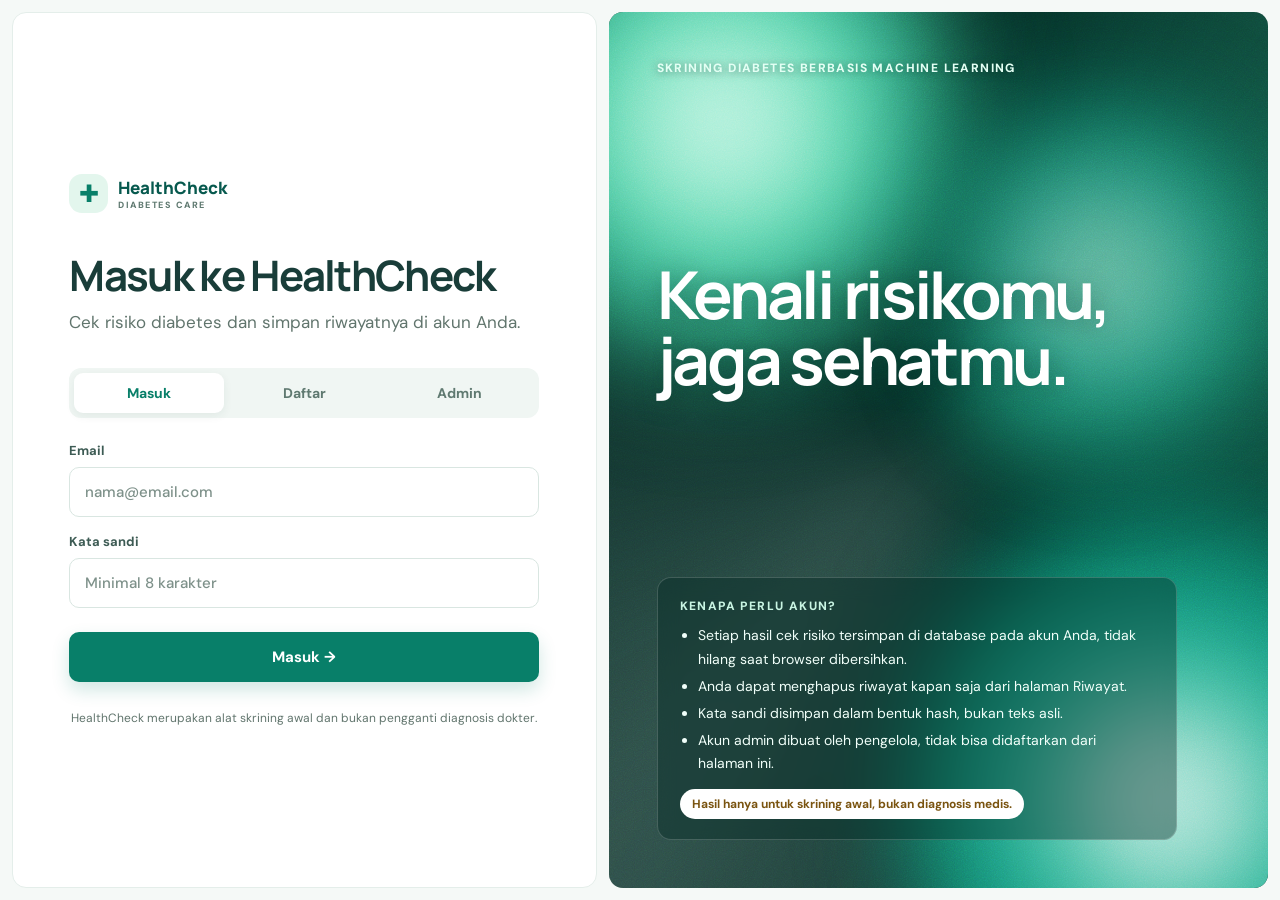
<file: index.html>
<!DOCTYPE html>
<html lang="id"><head>
<meta charset="UTF-8"><meta name="viewport" content="width=device-width,initial-scale=1">
<meta name="theme-color" content="#087f69"><title>HealthCheck — Cek Risiko Diabetes</title>
<link rel="preconnect" href="https://fonts.googleapis.com"><link href="https://fonts.googleapis.com/css2?family=DM+Sans:wght@400;500;600;700;800&family=Manrope:wght@400;500;600;700;800&display=swap" rel="stylesheet">
<link rel="stylesheet" href="css/style.css"></head><body>
<div class="gate" id="gate">
<div class="gate-split">
<section class="gate-form-side"><div class="gate-card">
<div class="gate-head"><span class="brand-icon">✚</span><div><b>HealthCheck</b><small>DIABETES CARE</small></div></div>
<h1 class="gate-title">Masuk ke HealthCheck</h1>
<p class="gate-sub">Cek risiko diabetes dan simpan riwayatnya di akun Anda.</p>
<div class="gate-status" id="gateStatus" hidden></div>
<div class="auth-box" id="authBox">
<div class="tabs" role="tablist"><button class="tab active" type="button" data-tab="masuk">Masuk</button><button class="tab" type="button" data-tab="daftar">Daftar</button><button class="tab" type="button" data-tab="admin">Admin</button></div>
<form id="loginForm" class="auth-form"><p class="admin-note" id="adminLoginNote" hidden>Khusus admin. Akun admin dibuat oleh pengelola (perintah <code>python buat_admin.py</code>) dan tidak bisa didaftarkan dari website. Pengguna biasa silakan memakai tab Masuk.</p><div class="fields one">
<label>Email<input name="email" type="email" autocomplete="email" placeholder="nama@email.com" required></label>
<label>Kata sandi<input name="password" type="password" autocomplete="current-password" minlength="8" placeholder="Minimal 8 karakter" required></label></div>
<div class="actions"><button class="btn primary" type="submit" id="loginBtn">Masuk →</button></div></form>
<form id="registerForm" class="auth-form" hidden><div class="fields one">
<label>Nama lengkap<input name="nama" type="text" autocomplete="name" minlength="2" maxlength="100" required></label>
<label>Email<input name="email" type="email" autocomplete="email" placeholder="nama@email.com" required></label>
<div class="field-pair"><label>Kata sandi<input name="password" type="password" autocomplete="new-password" minlength="8" required><small>Minimal 8 karakter.</small></label>
<label>Ulangi kata sandi<input name="password2" type="password" autocomplete="new-password" minlength="8" required></label></div></div>
<label class="consent"><input type="checkbox" name="setuju" required><span>Saya setuju hasil cek risiko saya (tanggal, data isian, skor, dan label) <b>disimpan di database HealthCheck</b> dan dapat dilihat admin. Saya dapat menghapus riwayat kapan saja.</span></label>
<div class="actions"><button class="btn primary" type="submit">Buat akun →</button></div></form>
<div class="error" id="authError" hidden></div><div class="success" id="authInfo" hidden></div></div>
<p class="disclaimer">HealthCheck merupakan alat skrining awal dan bukan pengganti diagnosis dokter.</p>
</div></section>
<aside class="gate-visual">
<div class="grain" aria-hidden="true"><i class="blob b1"></i><i class="blob b2"></i><i class="blob b3"></i></div>
<div class="gate-visual-inner">
<p class="gate-tag">SKRINING DIABETES BERBASIS MACHINE LEARNING</p>
<h2>Kenali risikomu,<br>jaga sehatmu.</h2>
<div class="gate-points">
<p class="eyebrow">KENAPA PERLU AKUN?</p>
<ul><li>Setiap hasil cek risiko tersimpan di database pada akun Anda, tidak hilang saat browser dibersihkan.</li><li>Anda dapat menghapus riwayat kapan saja dari halaman Riwayat.</li><li>Kata sandi disimpan dalam bentuk hash, bukan teks asli.</li><li>Akun admin dibuat oleh pengelola, tidak bisa didaftarkan dari halaman ini.</li></ul>
<span class="gate-chip">Hasil hanya untuk skrining awal, bukan diagnosis medis.</span>
</div></div></aside>
</div></div>
<div class="shell" id="appShell" hidden>
<aside class="sidebar" id="sidebar">
<a class="brand" href="#beranda"><span class="brand-icon">✚</span><span><b>HealthCheck</b><small>DIABETES CARE</small></span></a>
<p class="side-label">MENU UTAMA</p><nav>
<a class="nav-link active" data-nav="beranda" href="#beranda"><i>⌂</i>Beranda</a>
<a class="nav-link" data-nav="cek" href="#cek"><i>✚</i>Cek Risiko</a>
<a class="nav-link" data-nav="riwayat" href="#riwayat"><i>◷</i>Riwayat</a>
<a class="nav-link" data-nav="edukasi" href="#edukasi"><i>▤</i>Edukasi</a>
<a class="nav-link" data-nav="profil" href="#profil"><i>◎</i>Profil</a>
<a class="nav-link" data-nav="akun" href="#akun" id="navAkun"><i>⚿</i><span id="navAkunText">Akun saya</span></a>
<a class="nav-link" data-nav="admin" href="#admin" id="navAdmin" hidden><i>▦</i>Dasbor Admin</a></nav>
<div class="side-user" id="sideUser" hidden><span class="avatar" id="sideAvatar">A</span><div><b id="sideNama">-</b><small id="sidePeran">-</small></div><button class="btn outline small" id="logoutBtn" type="button">Keluar</button></div>
<div class="side-help"><span>✦</span><b>Jaga kesehatanmu</b><p>Kenali faktor risiko dan mulai langkah hidup lebih sehat.</p><a href="#edukasi">Baca tips kesehatan →</a></div>
<div class="side-foot">● Sistem skrining siap digunakan</div></aside>
<main class="main">
<header class="topbar"><button class="mobile-menu" id="menuToggle">☰</button><div class="crumb">HealthCheck <span>/</span> <b id="pageName">Beranda</b></div><div class="top-right"><small id="todayLabel"></small><a class="avatar" id="topAvatar" href="#akun" title="Akun">?</a></div></header>

<section class="page active" id="beranda">
<div class="welcome"><div><p class="eyebrow">● HEALTHY LIVING STARTS HERE</p><h1>Halo, selamat datang! <em>✦</em></h1><p>Kenali risiko diabetes lebih awal dan mulai jaga kesehatan dari sekarang.</p></div><span class="date-chip" id="dateText"></span></div>
<div class="hero"><div class="hero-copy"><span class="tag">PEMERIKSAAN AWAL BERBASIS AI</span><h2>Kenali risiko diabetes.<br><em>Jaga kesehatanmu.</em></h2><p>Isi beberapa informasi kesehatan sederhana untuk mendapatkan gambaran awal tingkat risiko diabetes.</p><a class="btn white" href="#cek">Mulai cek risiko <b>→</b></a><div class="hero-points">✓ Cepat &nbsp;&nbsp; ✓ Mudah &nbsp;&nbsp; ✓ Informatif</div></div>
<div class="hero-visual"><div class="orbit"></div><div class="family"><div class="person p1"><i></i><b></b></div><div class="person p2"><i></i><b></b></div><div class="person p3"><i></i><b></b></div></div><div class="meter"><small>GLUCOSE CHECK</small><strong>98</strong><span>mg/dL</span><hr></div><span class="plus">＋</span><span class="heart">♡</span></div></div>
<div class="stats">
<article><span class="stat-icon mint">✚</span><div><small>Pemeriksaan</small><b id="totalChecks">0</b><small>Total pemeriksaan tersimpan</small></div></article>
<article><span class="stat-icon yellow">⌁</span><div><small>Metode</small><b>Logistic Regression</b><small>Model machine learning</small></div></article>
<article><span class="stat-icon blue">♡</span><div><small>Fokus</small><b>Deteksi dini</b><small>Skrining risiko awal</small></div></article></div>
<div class="two-col"><article class="panel"><div class="panel-head"><div><p class="eyebrow">LANGKAH MUDAH</p><h3>Mulai dari hal sederhana</h3></div><span class="mini-icon">✦</span></div>
<div class="step"><b>01</b><div><strong>Isi data kesehatan</strong><p>Masukkan informasi sesuai kondisi dan hasil pemeriksaanmu.</p></div></div>
<div class="step"><b>02</b><div><strong>Proses prediksi</strong><p>Sistem memproses data menggunakan model machine learning.</p></div></div>
<div class="step"><b>03</b><div><strong>Pahami hasilnya</strong><p>Lihat kategori hasil dan baca saran tindak lanjut.</p></div></div></article>
<article class="panel reminder"><span class="reminder-icon">♥</span><p class="eyebrow">PENGINGAT KESEHATAN</p><h3>Sehat dimulai dari kebiasaan kecil.</h3><p>Jaga pola makan, aktif bergerak, cukup istirahat, dan lakukan pemeriksaan kesehatan secara berkala.</p><a href="#edukasi">Lihat edukasi kesehatan →</a></article></div>
<p class="disclaimer">HealthCheck merupakan alat skrining awal dan bukan pengganti diagnosis dokter.</p></section>

<section class="page" id="cek"><div class="intro"><p class="eyebrow">PEMERIKSAAN PERSONAL</p><h1>Cek Risiko Diabetes</h1><p>Lengkapi data berikut dengan benar. Informasi ini akan diproses oleh model prediksi.</p></div>
<div class="form-layout"><article class="panel form-panel"><div class="form-title"><span>01</span><div><b>Informasi kesehatan</b><small>Semua kolom wajib diisi</small></div><strong>7 DATA</strong></div>
<form id="riskForm"><div class="fields">
<label>Jenis kelamin<select name="gender" required><option value="">Pilih jenis kelamin</option><option value="Female">Perempuan</option><option value="Male">Laki-laki</option></select></label>
<label>Usia (tahun)<input name="age" type="number" min="1" max="120" placeholder="Contoh: 25" required></label>
<label>Riwayat hipertensi<select name="hypertension" required><option value="">Pilih jawaban</option><option value="0">Tidak</option><option value="1">Ya</option></select></label>
<label>Riwayat penyakit jantung<select name="heart_disease" required><option value="">Pilih jawaban</option><option value="0">Tidak</option><option value="1">Ya</option></select></label>
<label>Riwayat merokok<select name="smoking_history" required><option value="">Pilih riwayat</option><option value="never">Tidak pernah</option><option value="No Info">Tidak ada informasi</option><option value="current">Saat ini</option><option value="former">Pernah / sudah berhenti</option><option value="ever">Pernah</option><option value="not current">Tidak merokok saat ini</option></select></label>
<label>Berat badan (kg)<input id="weight" type="number" min="1" max="300" step=".1" placeholder="Contoh: 65" required></label>
<label>Tinggi badan (cm)<input id="height" type="number" min="50" max="250" step=".1" placeholder="Contoh: 170" required></label>
<label>Gula darah (mg/dL)<input name="blood_glucose_level" type="number" min="40" max="600" placeholder="Lihat hasil pemeriksaan" required><small>Masukkan nilai dari glukometer, puskesmas, atau laboratorium.</small></label></div>
<div class="bmi"><span>⌁</span><div><small>Indeks Massa Tubuh (BMI) terhitung</small><b id="bmiValue">—</b></div><small id="bmiStatus">Isi berat & tinggi badan</small></div>
<div class="actions"><button class="btn primary" id="submitBtn" type="submit">Proses pemeriksaan →</button><button class="btn outline" type="reset">Reset form</button></div></form><div class="error" id="formError" hidden></div></article>
<aside class="panel info"><div class="medical-art"><span>♥</span><i></i></div><p class="eyebrow">SEBELUM MEMULAI</p><h3>Pastikan data yang kamu masukkan sesuai.</h3><ul><li>Gunakan hasil pemeriksaan gula darah yang tersedia.</li><li>Masukkan berat dan tinggi badan terkini.</li><li>Jangan mengira-ngira data medis.</li></ul><div class="warning">Hasil prediksi hanya untuk edukasi dan skrining awal, bukan diagnosis medis.</div></aside></div>
<div class="panel result" id="resultPanel" hidden></div></section>

<section class="page" id="riwayat"><div class="intro"><p class="eyebrow">CATATAN PEMERIKSAAN</p><h1>Riwayat Pemeriksaan</h1><p id="historyIntro">Hasil pemeriksaan yang tersimpan di akun Anda.</p></div><article class="panel"><div class="panel-head"><div><h3>Riwayat skrining</h3><p id="historyNote">Data disimpan di database HealthCheck dan terhubung dengan akun Anda.</p></div><button class="btn outline small" id="clearHistory">Hapus riwayat</button></div><div class="table-wrap"><table><thead><tr><th>Tanggal</th><th>Usia</th><th>Hasil</th><th>Skor model</th></tr></thead><tbody id="historyBody"><tr><td colspan="4" class="empty">Belum ada riwayat pemeriksaan.</td></tr></tbody></table></div></article></section>

<section class="page" id="edukasi"><div class="intro"><p class="eyebrow">KENALI & CEGAH</p><h1>Edukasi Kesehatan</h1><p>Informasi umum untuk membantu memahami diabetes dan kebiasaan hidup sehat.</p></div><div class="edu-grid">
<article class="edu-card green"><span>♡</span><small>01 / KENALI</small><h3>Apa itu diabetes?</h3><p>Diabetes adalah kondisi ketika kadar glukosa dalam darah terlalu tinggi karena gangguan produksi atau kerja insulin.</p></article>
<article class="edu-card yellow"><span>⌁</span><small>02 / PAHAMI</small><h3>Kenali faktor risiko</h3><p>Usia, berat badan, riwayat keluarga, tekanan darah, dan pola hidup dapat berkaitan dengan risiko diabetes.</p></article>
<article class="edu-card blue"><span>✚</span><small>03 / LAKUKAN</small><h3>Jaga pola hidup</h3><p>Konsumsi makanan seimbang, rutin bergerak, tidur cukup, dan konsultasikan pemeriksaan dengan tenaga kesehatan.</p></article></div><div class="panel edu-note"><b>Ingat:</b> Diabetes tidak dapat dipastikan hanya dari gejala atau hasil prediksi aplikasi. Diagnosis memerlukan pemeriksaan medis.</div></section>

<section class="page" id="profil"><div class="intro"><p class="eyebrow">TENTANG APLIKASI</p><h1>Profil HealthCheck</h1><p>Informasi sistem dan teknologi yang digunakan dalam proyek ini.</p></div><div class="profile-grid"><article class="panel profile-card"><span class="profile-logo">✚</span><h2>HealthCheck</h2><p>Sistem skrining awal risiko diabetes berbasis machine learning.</p><div class="meta"><span>Nama model</span><b>Logistic Regression</b><span>Backend</span><b>Python + Flask API</b><span>Frontend</span><b>HTML, CSS, JavaScript</b><span>Endpoint</span><b>POST /predict</b></div></article><article class="panel"><p class="eyebrow">BATASAN SISTEM</p><h3>Gunakan hasil dengan bijak</h3><p>Model menghasilkan kategori dan skor berdasarkan tujuh fitur masukan. Skor model bukan peluang pasti seseorang menderita diabetes.</p><p>Untuk mengetahui kondisi kesehatan, lakukan pemeriksaan laboratorium dan konsultasi dengan dokter atau tenaga kesehatan.</p><div class="api-status" id="apiStatus">Memeriksa koneksi API...</div></article></div></section>

<section class="page" id="akun"><div class="intro"><p class="eyebrow">AKUN PENGGUNA</p><h1 id="akunJudul">Akun saya</h1><p>Informasi akun yang sedang Anda pakai.</p></div>
<div class="profile-grid" id="accountBox" hidden><article class="panel profile-card"><span class="profile-logo" id="akunAvatar">A</span><h2 id="akunNama">-</h2><p id="akunEmail">-</p><div class="meta"><span>Peran</span><b id="akunPeran">-</b><span>Riwayat</span><b>Tersimpan di database</b></div><div class="actions center"><a class="btn outline" href="#riwayat">Lihat riwayat</a><button class="btn primary" type="button" id="logoutBtn2">Keluar</button></div></article>
<article class="panel"><p class="eyebrow">PRIVASI</p><h3>Data Anda</h3><p>Setiap hasil cek risiko disimpan di database bersama tanggal dan data isian. Anda dapat menghapus seluruh riwayat dari halaman Riwayat.</p></article></div></section>

<section class="page" id="admin"><div class="intro"><p class="eyebrow">KHUSUS ADMIN</p><h1>Dasbor Admin</h1><p>Statistik pemeriksaan dan pengelolaan pengguna.</p></div>
<div class="stats" id="adminStats">
<article><span class="stat-icon mint">☺</span><div><small>Pengguna</small><b id="stPengguna">0</b><small id="stAktif">0 aktif</small></div></article>
<article><span class="stat-icon blue">✚</span><div><small>Pemeriksaan</small><b id="stPemeriksaan">0</b><small id="stMinggu">0 dalam 7 hari</small></div></article>
<article><span class="stat-icon yellow">!</span><div><small>Risiko tinggi</small><b id="stTinggi">0%</b><small id="stTinggiN">0 pemeriksaan</small></div></article></div>
<div class="chart-grid"><article class="panel"><div class="panel-head"><div><h3>Pemeriksaan 14 hari terakhir</h3><p>Jumlah pemeriksaan per hari, dibagi menurut hasil.</p></div><div class="legend"><span><i class="low"></i>Risiko rendah</span><span><i class="high"></i>Risiko tinggi</span></div></div><div class="bar-chart" id="chartHarian"></div></article><article class="panel"><div class="panel-head"><div><h3>Perbandingan hasil</h3><p>Seluruh pemeriksaan yang tersimpan.</p></div></div><div class="ratio" id="chartRasio"></div></article></div>
<article class="panel"><div class="panel-head"><div><h3>Daftar pengguna</h3><p>Klik "Riwayat" untuk melihat hasil pemeriksaan seorang pengguna.</p></div><div class="head-actions"><button class="btn outline small" id="unduhCsv" type="button">Unduh CSV</button><button class="btn outline small" id="adminRefresh" type="button">Muat ulang</button></div></div><div class="admin-tools"><input type="search" id="cariPengguna" placeholder="Cari nama atau email..." autocomplete="off" aria-label="Cari pengguna"><small id="cariInfo"></small></div><p class="csv-note">File CSV berisi data kesehatan seluruh pengguna. Simpan baik-baik dan jangan disebarkan.</p>
<div class="table-wrap"><table><thead><tr><th>Nama</th><th>Email</th><th>Peran</th><th>Status</th><th>Pemeriksaan</th><th>Terakhir</th><th>Aksi</th></tr></thead><tbody id="userBody"><tr><td colspan="7" class="empty">Memuat...</td></tr></tbody></table></div></article>
<article class="panel admin-history" id="adminHistory" hidden><div class="panel-head"><div><h3 id="ahJudul">Riwayat pengguna</h3><p id="ahEmail"></p></div><button class="btn outline small danger" id="ahHapusSemua" type="button">Hapus semua riwayat</button></div>
<div class="table-wrap"><table><thead><tr><th>Waktu</th><th>Usia</th><th>Gula darah</th><th>BMI</th><th>Hasil</th><th>Skor</th><th>Aksi</th></tr></thead><tbody id="ahBody"></tbody></table></div></article>
<div class="error" id="adminError" hidden></div></section>
<footer>© 2026 HealthCheck <span>Proyek edukasi · Bukan alat diagnosis medis</span></footer>
</main></div>
<script src="js/config.js"></script><script src="js/questions.js"></script><script src="js/app.js"></script></body></html>
</file>
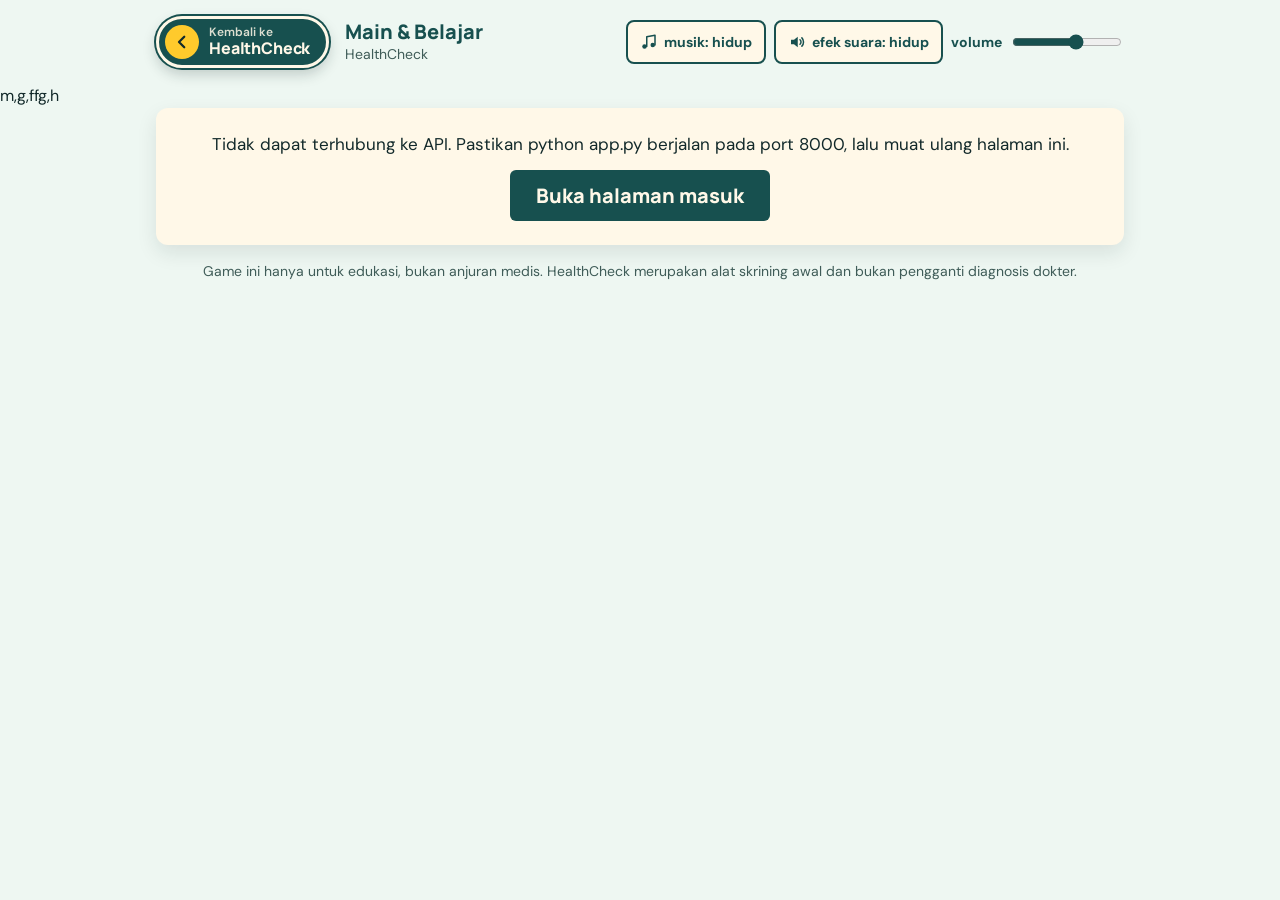
<file: game.html>
<!DOCTYPE html>
<html lang="id"><head>
<meta charset="UTF-8"><meta name="viewport" content="width=device-width,initial-scale=1">
<meta name="theme-color" content="#17504F"><title>Main &amp; Belajar — HealthCheck</title>
<link rel="preconnect" href="https://fonts.googleapis.com"><link href="https://fonts.googleapis.com/css2?family=DM+Sans:wght@400;500;600;700;800&family=Manrope:wght@400;500;600;700;800&display=swap" rel="stylesheet">
<link rel="stylesheet" href="css/game.css">
</head><body>

<!-- Bagian atas: kembali ke website, nama halaman, dan pengaturan suara -->
<header class="atas">
  <a class="kembali" href="index.html#beranda">
    <span class="kembali-ikon" aria-hidden="true"><svg viewBox="0 0 24 24"><path d="M15 5l-7 7 7 7" fill="none" stroke="currentColor" stroke-width="3" stroke-linecap="round" stroke-linejoin="round"/></svg></span>
    <span class="kembali-teks"><small>Kembali ke</small><b>HealthCheck</b></span>
  </a>
  <div class="merek"><b>Main &amp; Belajar</b><small id="namaPemain">HealthCheck</small></div>
  <div class="kontrol-suara" role="group" aria-label="Pengaturan suara">
    <button class="tbl-suara" id="tblMusik" type="button" aria-pressed="true">
      <svg viewBox="0 0 24 24" aria-hidden="true"><path d="M9 18V5l11-2v13" fill="none" stroke="currentColor" stroke-width="2" stroke-linecap="round" stroke-linejoin="round"/><circle cx="6" cy="18" r="3" fill="currentColor"/><circle cx="17" cy="16" r="3" fill="currentColor"/></svg>
      <span id="labelMusik">musik: hidup</span></button>
    <button class="tbl-suara" id="tblEfek" type="button" aria-pressed="true">
      <svg viewBox="0 0 24 24" aria-hidden="true"><path d="M4 9h4l5-4v14l-5-4H4z" fill="currentColor"/><path class="gelombang" d="M16 9a4 4 0 0 1 0 6M18.5 6.5a8 8 0 0 1 0 11" fill="none" stroke="currentColor" stroke-width="2" stroke-linecap="round"/></svg>
      <span id="labelEfek">efek suara: hidup</span></button>
    <label class="volume">volume <input type="range" id="volume" min="0" max="100" step="5" value="60"></label>
  </div>
</header>m,g,ffg,h

<main class="wadah">
  <!-- Selama akun diperiksa (wajib login), hanya kotak ini yang tampil -->
  <div class="cek-akun" id="cekAkun" role="status">
    <p id="cekAkunTeks">Memeriksa akun...</p>
    <a class="tbl tbl-teal" id="cekAkunLink" href="index.html" hidden>Buka halaman masuk</a>
  </div>

  <section class="papan" id="papan" aria-label="Game Tangkap makanan sehat" hidden>

    <!-- 1. Layar mulai -->
    <div class="layar layar-mulai" id="layarMulai">
      <div>
        <h1 class="judul-besar">Tangkap makanan sehat</h1>
        <p class="sub">Jaga gula darahmu tetap di zona aman.</p>
        <button class="tbl tbl-kunyit" id="tblMulai" type="button" disabled>Menyiapkan...</button>
        <p class="petunjuk">Geser piring dengan tombol panah, A dan D, mouse, atau jari. Tekan P atau Esc untuk jeda.</p>
      </div>
      <div class="kartu">
        <h2 class="hijau">Masuk piring</h2>
        <ul class="grid-ikon" id="ikonBaik"></ul>
        <hr>
        <h2 class="merah">Lewatkan saja</h2>
        <ul class="grid-ikon" id="ikonManis"></ul>
        <p>Makanan manis membuat gula darah naik. Makanan sehat menambah poin.</p>
        <button class="tbl-teks" id="tblDaftar" type="button">lihat daftar makanan</button>
        <p class="kecil">Game ini hanya untuk edukasi, bukan anjuran medis.</p>
      </div>
    </div>

    <!-- 4. Daftar makanan -->
    <div class="layar layar-daftar" id="layarDaftar" hidden>
      <h2 class="judul-sedang">Daftar makanan</h2>
      <div class="kartu">
        <h3 class="hijau">Sehat: tambah 10 poin (air putih 5 poin)</h3>
        <ul class="grid-nama" id="daftarBaik"></ul>
      </div>
      <div class="kartu">
        <h3 class="merah">Manis: gula darah naik dan poin berkurang</h3>
        <ul class="grid-nama" id="daftarManis"></ul>
      </div>
      <div><button class="tbl tbl-kunyit" id="tblTutupDaftar" type="button">Kembali</button></div>
    </div>

    <!-- 2. Layar bermain: canvas untuk makanan jatuh, HTML untuk skor dan tombol -->
    <div class="arena" id="arena" tabindex="-1" hidden>
      <div class="bingkai-kanvas"><canvas id="kanvas" role="img" aria-label="Area bermain: makanan jatuh dari atas, piring di atas meja di bawah"></canvas></div>
      <div class="hud">
        <div class="hud-skor"><small>Skor</small><b id="hudSkor">0</b><small id="hudLevel">Level 1</small></div>
        <div class="hud-gula" id="hudGula">
          <small>Gula darah</small>
          <div class="bar-gula" id="barGula" role="meter" aria-label="Gula darah" aria-valuemin="0" aria-valuemax="100" aria-valuenow="50">
            <i class="z-kurang"></i><i class="z-aman"></i><i class="z-tinggi"></i>
            <svg class="penanda" id="penanda" viewBox="-11 -9 22 24" aria-hidden="true"><use href="#tetes" transform="scale(1 -1)"/></svg>
          </div>
          <div class="label-zona" aria-hidden="true"><span>kurang</span><span>aman</span><span>terlalu tinggi</span></div>
          <p class="peringatan" id="peringatan" hidden></p>
        </div>
        <div class="hud-mangkuk">
          <small>Mangkuk tersisa</small>
          <div id="hudMangkuk" aria-label="3 mangkuk tersisa"></div>
          <button class="tbl-kecil" id="tblJeda" type="button">jeda</button>
        </div>
      </div>
      <div class="jeda" id="layarJeda" hidden>
        <h2 class="judul-sedang">Jeda</h2>
        <button class="tbl tbl-kunyit" id="tblLanjut" type="button">Lanjut main</button>
        <button class="tbl tbl-garis" id="tblKeMenu" type="button">Ke layar awal</button>
      </div>
      <p class="sr-only" id="pengumuman" aria-live="polite"></p>
    </div>

    <!-- 3. Layar selesai -->
    <div class="layar layar-selesai" id="layarSelesai" hidden>
      <div>
        <h2 class="judul-sedang">Selesai</h2>
        <p class="skor-besar" id="akhirSkor">0</p>
        <p class="sub" id="akhirRekor">poin</p>
        <ul class="ringkasan">
          <li><svg viewBox="-34 -34 68 68" aria-hidden="true"><use href="#apel"/></svg><span id="akhirBaik">0 makanan sehat masuk piring</span></li>
          <li><svg viewBox="-34 -34 68 68" aria-hidden="true"><use href="#donat"/></svg><span id="akhirManis">0 makanan manis ikut tertangkap</span></li>
        </ul>
        <div class="tbl-baris">
          <button class="tbl tbl-kunyit" id="tblLagi" type="button">Main lagi</button>
          <a class="tbl tbl-garis" href="index.html#cek">Cek risiko diabetes</a>
        </div>
        <p class="kecil">Game ini hanya untuk edukasi, bukan anjuran medis.</p>
      </div>
      <aside class="kertas" aria-labelledby="judulFakta">
        <h3 id="judulFakta">Tahukah kamu?</h3>
        <p id="faktaTeks"></p>
        <div class="fakta-ikon" id="faktaIkon"></div>
        <p class="sumber" id="faktaSumber"></p>
        <button class="tbl-teks" id="tblFaktaLain" type="button">fakta lain</button>
      </aside>
    </div>
  </section>

  <p class="catatan">Game ini hanya untuk edukasi, bukan anjuran medis. HealthCheck merupakan alat skrining awal dan bukan pengganti diagnosis dokter.</p>
</main>

<!-- Gambar SVG semua makanan, piring, mangkuk, dan tetes (disalin dari desain_Game/mock2.html).
     Dipakai ulang lewat <use href="#id"> di layar HTML dan diubah menjadi gambar untuk canvas oleh js/game.js. -->
<svg width="0" height="0" style="position:absolute" aria-hidden="true" focusable="false"><defs>
<g id="apel"><circle cy="3" r="19" fill="#D63A2A"/><path d="M-9-5q3-5 8-3" stroke="#fff" stroke-opacity=".5" stroke-width="3" fill="none" stroke-linecap="round"/><path d="M0-13q1-8 6-11" stroke="#12292A" stroke-width="3" fill="none" stroke-linecap="round"/><path d="M2-17q9-8 17-2-7 8-17 2z" fill="#4F9A45"/></g>
<g id="wortel"><path d="M-11-14h22l-11 42z" fill="#EE7B22"/><path d="M-6-4h8M-3 6h7M-1 15h4" stroke="#B9570F" stroke-width="2" stroke-linecap="round"/><path d="M-5-14l-5-12M0-14v-14M5-14l5-12" stroke="#4F9A45" stroke-width="5" stroke-linecap="round"/></g>
<g id="brokoli"><path d="M-6 8h12l3 18h-18z" fill="#9CCB6B"/><circle cx="-11" cy="0" r="11" fill="#2F7D3B"/><circle cx="11" cy="0" r="11" fill="#2F7D3B"/><circle cy="-8" r="13" fill="#3E9A4A"/><circle cx="-4" cy="-10" r="3" fill="#5DB766"/></g>
<g id="bayam"><path d="M0 26v-18" stroke="#C9473E" stroke-width="5" stroke-linecap="round"/><ellipse cx="-11" cy="-4" rx="9" ry="16" transform="rotate(-25 -11 -4)" fill="#3E9A4A"/><ellipse cx="11" cy="-4" rx="9" ry="16" transform="rotate(25 11 -4)" fill="#2F7D3B"/><ellipse cy="-8" rx="9" ry="18" fill="#4FAE58"/><path d="M0 8V-20" stroke="#2F7D3B" stroke-width="1.5"/></g>
<g id="tomat"><circle cy="3" r="19" fill="#E5432E"/><path d="M-10-12l6 4 4-8 4 8 6-4-4 8H-6z" fill="#3F8F3F"/><path d="M-10 2q2-5 6-6" stroke="#fff" stroke-opacity=".5" stroke-width="3" fill="none" stroke-linecap="round"/></g>
<g id="pepaya"><g transform="rotate(20)"><ellipse rx="14" ry="25" fill="#F28C28"/><ellipse rx="8" ry="17" fill="#E0661A"/><g fill="#12292A"><circle cx="-2" cy="-6" r="2.2"/><circle cx="3" cy="0" r="2.2"/><circle cx="-3" cy="5" r="2.2"/><circle cx="2" cy="-12" r="2.2"/><circle cx="1" cy="10" r="2.2"/></g></g></g>
<g id="tempe"><rect x="-22" y="-14" width="44" height="28" rx="5" fill="#D9B77A"/><path d="M-22-5h44M-22 5h44" stroke="#B8955A" stroke-width="1.5"/><g fill="#7A5A2E"><circle cx="-12" cy="-10" r="1.7"/><circle cx="-2" cy="-9" r="1.7"/><circle cx="9" cy="-10" r="1.7"/><circle cx="-14" cy="0" r="1.7"/><circle cx="2" cy="1" r="1.7"/><circle cx="14" cy="0" r="1.7"/><circle cx="-6" cy="10" r="1.7"/><circle cx="8" cy="10" r="1.7"/></g></g>
<g id="telur"><path d="M0-22c14 0 20 16 20 24a20 20 0 0 1-40 0c0-8 6-24 20-24z" fill="#FFFDF5" stroke="#CFC8B4" stroke-width="2"/><circle cy="6" r="9" fill="#F4B72A"/><circle cx="-3" cy="3" r="2.5" fill="#fff" fill-opacity=".6"/></g>
<g id="ikan"><path d="M-24 0q12-18 30-14 10 4 14 14-4 10-14 14-18 4-30-14z" fill="#6FA8C9"/><path d="M20 0l12-12v24z" fill="#4F86A8"/><circle cx="-12" cy="-3" r="2.5" fill="#12292A"/><path d="M-2-10q4 10 0 20M6-9q4 9 0 18" stroke="#4F86A8" stroke-width="2" fill="none"/></g>
<g id="air"><path d="M-14-22h28l-4 44h-20z" fill="#DDF1F7" stroke="#9CC9D8" stroke-width="2"/><path d="M-12-6h24l-2 26h-20z" fill="#7CC4DC"/><path d="M-8-18l2 30" stroke="#fff" stroke-width="2.5" stroke-linecap="round" opacity=".8"/></g>
<g id="esteh"><path d="M-14-20h28l-4 44h-20z" fill="#B5651D" stroke="#7A4310" stroke-width="2"/><rect x="-9" y="-14" width="9" height="9" rx="1.5" fill="#fff" fill-opacity=".75" transform="rotate(-10 -4 -10)"/><rect x="1" y="-10" width="9" height="9" rx="1.5" fill="#fff" fill-opacity=".75" transform="rotate(12 5 -6)"/><path d="M6-20l8-12" stroke="#D63A2A" stroke-width="3.5" stroke-linecap="round"/></g>
<g id="donat"><path fill-rule="evenodd" d="M-20 0a20 20 0 1 0 40 0a20 20 0 1 0-40 0zM-6 0a6 6 0 1 1 12 0a6 6 0 1 1-12 0z" fill="#C98B4A"/><path fill-rule="evenodd" d="M-17 0a17 17 0 1 0 34 0a17 17 0 1 0-34 0zM-6 0a6 6 0 1 1 12 0a6 6 0 1 1-12 0z" fill="#F08FB0"/><path d="M-10-9l4 2M8-10l4 3M-12 7l4-2M9 8l3 3M0-14l1 4" stroke="#fff" stroke-width="2.2" stroke-linecap="round"/></g>
<g id="kue"><rect x="-22" y="-4" width="44" height="22" rx="4" fill="#F3D9A4"/><rect x="-22" y="-12" width="44" height="10" rx="5" fill="#F08FB0"/><path d="M-22 8h44" stroke="#C99A55" stroke-width="2"/><circle cx="6" cy="-17" r="5" fill="#D63A2A"/><path d="M6-22q1-5 5-6" stroke="#12292A" stroke-width="1.8" fill="none"/></g>
<g id="permen"><path d="M0 8v20" stroke="#D9C9A0" stroke-width="4" stroke-linecap="round"/><circle cy="-4" r="17" fill="#D63A2A"/><path d="M-10-4a10 10 0 1 1 10 10M-5-4a5 5 0 1 1 5 5" stroke="#fff" stroke-width="3" fill="none" stroke-linecap="round"/></g>
<g id="sirup"><rect x="-10" y="-8" width="20" height="32" rx="5" fill="#D63A2A"/><rect x="-5" y="-20" width="10" height="14" fill="#D63A2A"/><rect x="-7" y="-26" width="14" height="7" rx="2" fill="#F4B72A"/><rect x="-10" y="4" width="20" height="10" fill="#FFFDF5"/><circle cy="9" r="2.5" fill="#D63A2A"/></g>
<g id="piring"><ellipse cy="7" rx="62" ry="14" fill="#000" opacity=".22"/><ellipse rx="60" ry="13" fill="#FFFDF5"/><ellipse rx="60" ry="13" fill="none" stroke="#2C6FA8" stroke-width="4"/><ellipse cy="1" rx="42" ry="7" fill="#E6E2D0"/></g>
<g id="mangkuk"><path d="M-12-4h24q0 14-12 14t-12-14z" fill="#FFFDF5" stroke="#2C6FA8" stroke-width="2.5" stroke-linejoin="round"/></g>
<g id="tetes"><path d="M0-12q9 12 9 18a9 9 0 0 1-18 0q0-6 9-18z" fill="#F4B72A" stroke="#FFFDF5" stroke-width="2"/></g>
<g id="frame"><rect x="3" y="3" width="694" height="434" rx="16" fill="#17504F" stroke="#FFFDF5" stroke-width="6"/><rect x="16" y="16" width="668" height="408" rx="8" fill="none" stroke="#FFFDF5" stroke-opacity=".4" stroke-width="1.5"/></g>
<g id="rivets" fill="#FFFDF5"><circle cx="30" cy="30" r="3.5"/><circle cx="670" cy="30" r="3.5"/><circle cx="30" cy="410" r="3.5"/><circle cx="670" cy="410" r="3.5"/></g>
</defs></svg>

<script src="js/audio.js"></script>
<script src="js/game.js"></script>
</body></html>
</file>
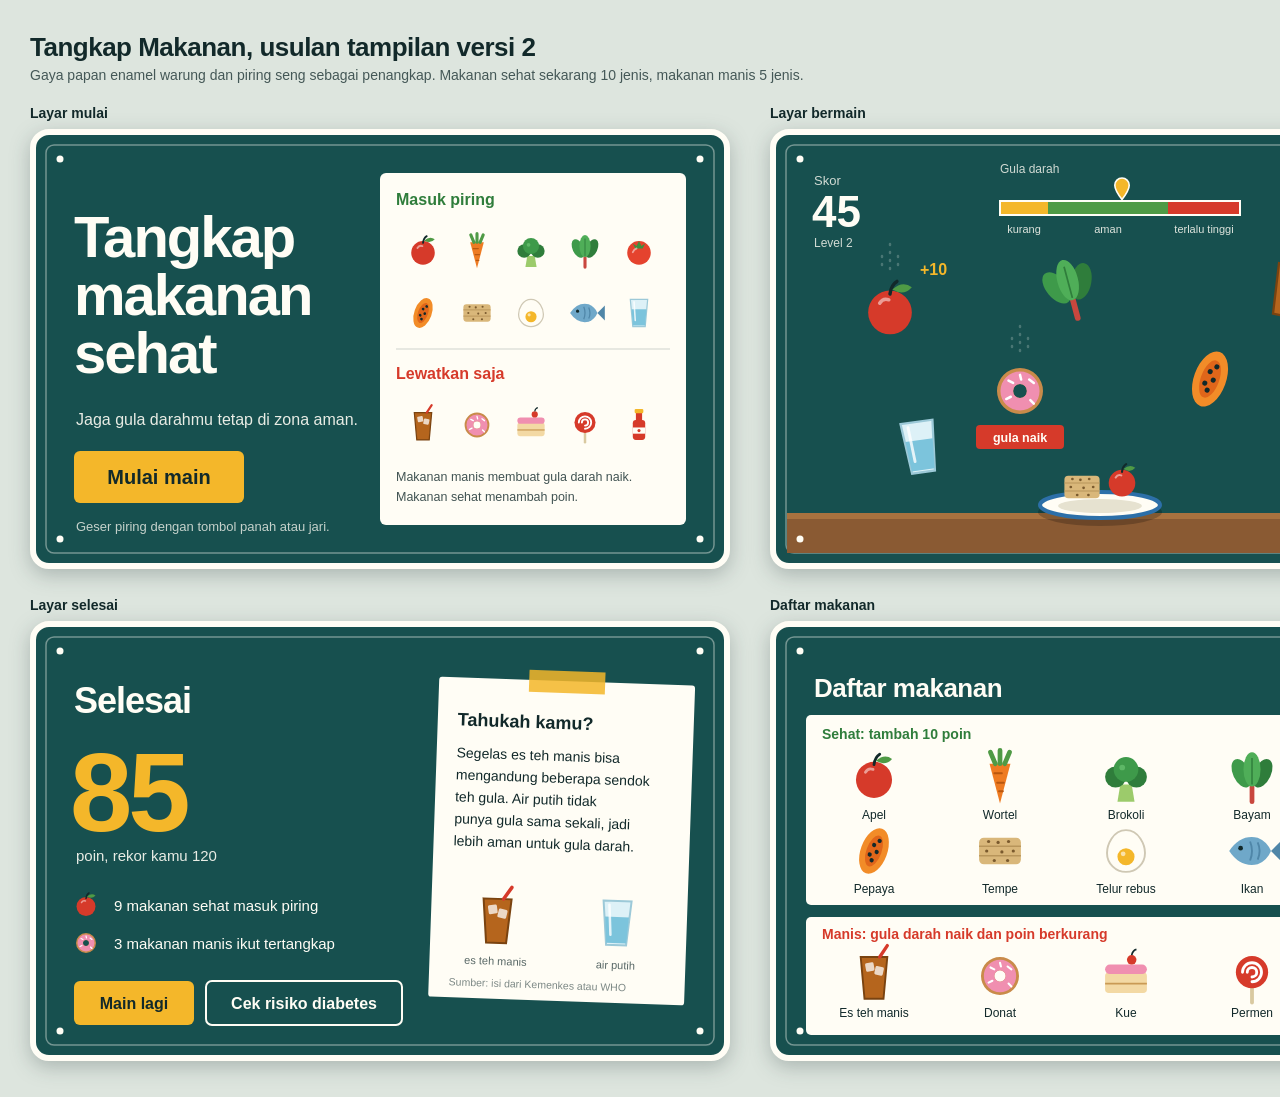
<file: desain_Game/mock2.html>
<!doctype html><html><head><meta charset="utf-8"><style>
body{margin:0;padding:32px 30px 36px;background:#DDE5DE;font-family:'Inter',sans-serif;color:#12292A;width:1500px}
h1{margin:0 0 4px;font-size:26px;letter-spacing:-.5px}p{margin:0 0 22px;font-size:14px;opacity:.75}
.g{display:grid;grid-template-columns:700px 700px;gap:28px 40px}.l{font-weight:700;font-size:14px;margin-bottom:8px}
svg{display:block;filter:drop-shadow(0 6px 10px rgba(18,41,42,.25))}</style></head><body>
<h1>Tangkap Makanan, usulan tampilan versi 2</h1><p>Gaya papan enamel warung dan piring seng sebagai penangkap. Makanan sehat sekarang 10 jenis, makanan manis 5 jenis.</p>
<div class="g"><div><div class="l">Layar mulai</div><svg viewBox="0 0 700 440" width="700" height="440"><use href="#frame"/><text x="44" y="128" font-family="'Inter Display','Inter',sans-serif" font-size="58" font-weight="900" letter-spacing="-2" fill="#FFFDF5">Tangkap</text><text x="44" y="186" font-family="'Inter Display','Inter',sans-serif" font-size="58" font-weight="900" letter-spacing="-2" fill="#FFFDF5">makanan</text><text x="44" y="244" font-family="'Inter Display','Inter',sans-serif" font-size="58" font-weight="900" letter-spacing="-2" fill="#FFFDF5">sehat</text><text x="46" y="296" font-family="'Inter Display','Inter',sans-serif" font-size="16" fill="#FFFDF5" opacity=".9">Jaga gula darahmu tetap di zona aman.</text><rect x="44" y="322" width="170" height="52" rx="6" fill="#F4B72A"/><text x="129" y="355" text-anchor="middle" font-family="'Inter Display','Inter',sans-serif" font-size="20" font-weight="800" fill="#12292A">Mulai main</text><text x="46" y="402" font-family="'Inter Display','Inter',sans-serif" font-size="13" fill="#FFFDF5" opacity=".75">Geser piring dengan tombol panah atau jari.</text><rect x="350" y="44" width="306" height="352" rx="6" fill="#FFFDF5"/><text x="366" y="76" font-family="'Inter Display','Inter',sans-serif" font-size="16" font-weight="800" fill="#2F7D3B">Masuk piring</text><use href="#apel" transform="translate(393 122) rotate(0) scale(0.62)"/><use href="#wortel" transform="translate(447 122) rotate(0) scale(0.62)"/><use href="#brokoli" transform="translate(501 122) rotate(0) scale(0.62)"/><use href="#bayam" transform="translate(555 122) rotate(0) scale(0.62)"/><use href="#tomat" transform="translate(609 122) rotate(0) scale(0.62)"/><use href="#pepaya" transform="translate(393 184) rotate(0) scale(0.62)"/><use href="#tempe" transform="translate(447 184) rotate(0) scale(0.62)"/><use href="#telur" transform="translate(501 184) rotate(0) scale(0.62)"/><use href="#ikan" transform="translate(555 184) rotate(0) scale(0.62)"/><use href="#air" transform="translate(609 184) rotate(0) scale(0.62)"/><path d="M366 220h274" stroke="#12292A" stroke-opacity=".2"/><text x="366" y="250" font-family="'Inter Display','Inter',sans-serif" font-size="16" font-weight="800" fill="#D63A2A">Lewatkan saja</text><use href="#esteh" transform="translate(393 296) rotate(0) scale(0.62)"/><use href="#donat" transform="translate(447 296) rotate(0) scale(0.62)"/><use href="#kue" transform="translate(501 296) rotate(0) scale(0.62)"/><use href="#permen" transform="translate(555 296) rotate(0) scale(0.62)"/><use href="#sirup" transform="translate(609 296) rotate(0) scale(0.62)"/><text x="366" y="352" font-family="'Inter Display','Inter',sans-serif" font-size="12.5" fill="#12292A" opacity=".8">Makanan manis membuat gula darah naik.</text><text x="366" y="372" font-family="'Inter Display','Inter',sans-serif" font-size="12.5" fill="#12292A" opacity=".8">Makanan sehat menambah poin.</text><use href="#rivets"/></svg></div><div><div class="l">Layar bermain</div><svg viewBox="0 0 700 440" width="700" height="440"><use href="#frame"/><text x="44" y="56" font-family="'Inter Display','Inter',sans-serif" font-size="13" fill="#FFFDF5" opacity=".8">Skor</text><text x="42" y="98" font-family="'Inter Display','Inter',sans-serif" font-size="44" font-weight="900" fill="#FFFDF5">45</text><text x="44" y="118" font-family="'Inter Display','Inter',sans-serif" font-size="12" fill="#FFFDF5" opacity=".8">Level 2</text><text x="230" y="44" font-family="'Inter Display','Inter',sans-serif" font-size="12" fill="#FFFDF5" opacity=".8">Gula darah</text><rect x="230" y="72" width="48" height="14" fill="#F4B72A"/><rect x="278" y="72" width="120" height="14" fill="#4F9A45"/><rect x="398" y="72" width="72" height="14" fill="#D63A2A"/><rect x="230" y="72" width="240" height="14" fill="none" stroke="#FFFDF5" stroke-width="2"/><use href="#tetes" transform="translate(352 61) scale(.8 -.8)"/><text x="254" y="104" text-anchor="middle" font-family="'Inter Display','Inter',sans-serif" font-size="11" fill="#FFFDF5" opacity=".85">kurang</text><text x="338" y="104" text-anchor="middle" font-family="'Inter Display','Inter',sans-serif" font-size="11" fill="#FFFDF5" opacity=".85">aman</text><text x="434" y="104" text-anchor="middle" font-family="'Inter Display','Inter',sans-serif" font-size="11" fill="#FFFDF5" opacity=".85">terlalu tinggi</text><text x="546" y="44" font-family="'Inter Display','Inter',sans-serif" font-size="12" fill="#FFFDF5" opacity=".8">Mangkuk tersisa</text><use href="#mangkuk" transform="translate(562 70) rotate(0) scale(1.1)"/><use href="#mangkuk" transform="translate(600 70) rotate(0) scale(1.1)"/><g opacity=".3"><use href="#mangkuk" transform="translate(638 70) rotate(0) scale(1.1)"/></g><path d="M120 140v-26M112 136v-16M128 136v-16" stroke="#FFFDF5" stroke-opacity=".22" stroke-width="2.5" stroke-linecap="round" stroke-dasharray="1 7"/><path d="M520 120v-26M512 116v-16M528 116v-16" stroke="#FFFDF5" stroke-opacity=".22" stroke-width="2.5" stroke-linecap="round" stroke-dasharray="1 7"/><path d="M250 222v-26M242 218v-16M258 218v-16" stroke="#FFFDF5" stroke-opacity=".22" stroke-width="2.5" stroke-linecap="round" stroke-dasharray="1 7"/><use href="#apel" transform="translate(120 180) rotate(0) scale(1.15)"/><use href="#bayam" transform="translate(300 160) rotate(-15) scale(1.15)"/><use href="#esteh" transform="translate(520 160) rotate(12) scale(1.15)"/><use href="#donat" transform="translate(250 262) rotate(0) scale(1.15)"/><use href="#pepaya" transform="translate(440 250) rotate(0) scale(1.15)"/><use href="#permen" transform="translate(610 292) rotate(-10) scale(1.15)"/><use href="#air" transform="translate(150 318) rotate(-8) scale(1.15)"/><text x="150" y="146" font-family="'Inter Display','Inter',sans-serif" font-size="16" font-weight="900" fill="#F4B72A">+10</text><rect x="206" y="296" width="88" height="24" rx="4" fill="#D63A2A"/><text x="250" y="313" text-anchor="middle" font-family="'Inter Display','Inter',sans-serif" font-size="12.5" font-weight="700" fill="#FFFDF5">gula naik</text><rect x="17" y="384" width="666" height="40" fill="#8A5A33"/><rect x="17" y="384" width="666" height="6" fill="#A8723F"/><use href="#piring" transform="translate(330 376) rotate(0) scale(1)"/><use href="#tempe" transform="translate(312 358) rotate(0) scale(0.8)"/><use href="#apel" transform="translate(352 352) rotate(0) scale(0.7)"/><use href="#rivets"/></svg></div><div><div class="l">Layar selesai</div><svg viewBox="0 0 700 440" width="700" height="440"><use href="#frame"/><text x="44" y="92" font-family="'Inter Display','Inter',sans-serif" font-size="36" font-weight="900" letter-spacing="-1" fill="#FFFDF5">Selesai</text><text x="40" y="210" font-family="'Inter Display','Inter',sans-serif" font-size="112" font-weight="900" letter-spacing="-4" fill="#F4B72A">85</text><text x="46" y="240" font-family="'Inter Display','Inter',sans-serif" font-size="15" fill="#FFFDF5" opacity=".9">poin, rekor kamu 120</text><use href="#apel" transform="translate(56 284) rotate(0) scale(0.5)"/><text x="84" y="290" font-family="'Inter Display','Inter',sans-serif" font-size="15" fill="#FFFDF5">9 makanan sehat masuk piring</text><use href="#donat" transform="translate(56 322) rotate(0) scale(0.5)"/><text x="84" y="328" font-family="'Inter Display','Inter',sans-serif" font-size="15" fill="#FFFDF5">3 makanan manis ikut tertangkap</text><rect x="44" y="360" width="120" height="44" rx="6" fill="#F4B72A"/><text x="104" y="388" text-anchor="middle" font-family="'Inter Display','Inter',sans-serif" font-size="16" font-weight="800" fill="#12292A">Main lagi</text><rect x="176" y="360" width="196" height="44" rx="6" fill="none" stroke="#FFFDF5" stroke-width="2"/><text x="274" y="388" text-anchor="middle" font-family="'Inter Display','Inter',sans-serif" font-size="16" font-weight="700" fill="#FFFDF5">Cek risiko diabetes</text><g transform="rotate(2 530 210)"><rect x="404" y="60" width="256" height="320" rx="3" fill="#FFFDF5"/><rect x="494" y="50" width="76" height="22" fill="#F4B72A" opacity=".85"/><text x="424" y="108" font-family="'Inter Display','Inter',sans-serif" font-size="18" font-weight="800" fill="#12292A">Tahukah kamu?</text><text x="424" y="140" font-family="'Inter Display','Inter',sans-serif" font-size="14" fill="#12292A">Segelas es teh manis bisa</text><text x="424" y="162" font-family="'Inter Display','Inter',sans-serif" font-size="14" fill="#12292A">mengandung beberapa sendok</text><text x="424" y="184" font-family="'Inter Display','Inter',sans-serif" font-size="14" fill="#12292A">teh gula. Air putih tidak</text><text x="424" y="206" font-family="'Inter Display','Inter',sans-serif" font-size="14" fill="#12292A">punya gula sama sekali, jadi</text><text x="424" y="228" font-family="'Inter Display','Inter',sans-serif" font-size="14" fill="#12292A">lebih aman untuk gula darah.</text><use href="#esteh" transform="translate(470 300) rotate(0) scale(1)"/><use href="#air" transform="translate(590 300) rotate(0) scale(1)"/><text x="470" y="346" text-anchor="middle" font-family="'Inter Display','Inter',sans-serif" font-size="11" fill="#12292A" opacity=".7">es teh manis</text><text x="590" y="346" text-anchor="middle" font-family="'Inter Display','Inter',sans-serif" font-size="11" fill="#12292A" opacity=".7">air putih</text><text x="424" y="368" font-family="'Inter Display','Inter',sans-serif" font-size="10.5" fill="#12292A" opacity=".55">Sumber: isi dari Kemenkes atau WHO</text></g><use href="#rivets"/></svg></div><div><div class="l">Daftar makanan</div><svg viewBox="0 0 700 440" width="700" height="440"><use href="#frame"/><text x="44" y="76" font-family="'Inter Display','Inter',sans-serif" font-size="26" font-weight="900" letter-spacing="-.5" fill="#FFFDF5">Daftar makanan</text><rect x="36" y="94" width="628" height="190" rx="5" fill="#FFFDF5"/><text x="52" y="118" font-family="'Inter Display','Inter',sans-serif" font-size="14" font-weight="800" fill="#2F7D3B">Sehat: tambah 10 poin</text><use href="#apel" transform="translate(104 156) rotate(0) scale(0.95)"/><text x="104" y="198" text-anchor="middle" font-family="'Inter Display','Inter',sans-serif" font-size="12" fill="#12292A">Apel</text><use href="#wortel" transform="translate(230 156) rotate(0) scale(0.95)"/><text x="230" y="198" text-anchor="middle" font-family="'Inter Display','Inter',sans-serif" font-size="12" fill="#12292A">Wortel</text><use href="#brokoli" transform="translate(356 156) rotate(0) scale(0.95)"/><text x="356" y="198" text-anchor="middle" font-family="'Inter Display','Inter',sans-serif" font-size="12" fill="#12292A">Brokoli</text><use href="#bayam" transform="translate(482 156) rotate(0) scale(0.95)"/><text x="482" y="198" text-anchor="middle" font-family="'Inter Display','Inter',sans-serif" font-size="12" fill="#12292A">Bayam</text><use href="#tomat" transform="translate(608 156) rotate(0) scale(0.95)"/><text x="608" y="198" text-anchor="middle" font-family="'Inter Display','Inter',sans-serif" font-size="12" fill="#12292A">Tomat</text><use href="#pepaya" transform="translate(104 230) rotate(0) scale(0.95)"/><text x="104" y="272" text-anchor="middle" font-family="'Inter Display','Inter',sans-serif" font-size="12" fill="#12292A">Pepaya</text><use href="#tempe" transform="translate(230 230) rotate(0) scale(0.95)"/><text x="230" y="272" text-anchor="middle" font-family="'Inter Display','Inter',sans-serif" font-size="12" fill="#12292A">Tempe</text><use href="#telur" transform="translate(356 230) rotate(0) scale(0.95)"/><text x="356" y="272" text-anchor="middle" font-family="'Inter Display','Inter',sans-serif" font-size="12" fill="#12292A">Telur rebus</text><use href="#ikan" transform="translate(482 230) rotate(0) scale(0.95)"/><text x="482" y="272" text-anchor="middle" font-family="'Inter Display','Inter',sans-serif" font-size="12" fill="#12292A">Ikan</text><use href="#air" transform="translate(608 230) rotate(0) scale(0.95)"/><text x="608" y="272" text-anchor="middle" font-family="'Inter Display','Inter',sans-serif" font-size="12" fill="#12292A">Air putih</text><rect x="36" y="296" width="628" height="118" rx="5" fill="#FFFDF5"/><text x="52" y="318" font-family="'Inter Display','Inter',sans-serif" font-size="14" font-weight="800" fill="#D63A2A">Manis: gula darah naik dan poin berkurang</text><use href="#esteh" transform="translate(104 355) rotate(0) scale(0.95)"/><text x="104" y="396" text-anchor="middle" font-family="'Inter Display','Inter',sans-serif" font-size="12" fill="#12292A">Es teh manis</text><use href="#donat" transform="translate(230 355) rotate(0) scale(0.95)"/><text x="230" y="396" text-anchor="middle" font-family="'Inter Display','Inter',sans-serif" font-size="12" fill="#12292A">Donat</text><use href="#kue" transform="translate(356 355) rotate(0) scale(0.95)"/><text x="356" y="396" text-anchor="middle" font-family="'Inter Display','Inter',sans-serif" font-size="12" fill="#12292A">Kue</text><use href="#permen" transform="translate(482 355) rotate(0) scale(0.95)"/><text x="482" y="396" text-anchor="middle" font-family="'Inter Display','Inter',sans-serif" font-size="12" fill="#12292A">Permen</text><use href="#sirup" transform="translate(608 355) rotate(0) scale(0.95)"/><text x="608" y="396" text-anchor="middle" font-family="'Inter Display','Inter',sans-serif" font-size="12" fill="#12292A">Sirup</text><use href="#rivets"/></svg></div></div>
<svg width="0" height="0" style="position:absolute"><defs>
<g id="apel"><circle cy="3" r="19" fill="#D63A2A"/><path d="M-9-5q3-5 8-3" stroke="#fff" stroke-opacity=".5" stroke-width="3" fill="none" stroke-linecap="round"/><path d="M0-13q1-8 6-11" stroke="#12292A" stroke-width="3" fill="none" stroke-linecap="round"/><path d="M2-17q9-8 17-2-7 8-17 2z" fill="#4F9A45"/></g>
<g id="wortel"><path d="M-11-14h22l-11 42z" fill="#EE7B22"/><path d="M-6-4h8M-3 6h7M-1 15h4" stroke="#B9570F" stroke-width="2" stroke-linecap="round"/><path d="M-5-14l-5-12M0-14v-14M5-14l5-12" stroke="#4F9A45" stroke-width="5" stroke-linecap="round"/></g>
<g id="brokoli"><path d="M-6 8h12l3 18h-18z" fill="#9CCB6B"/><circle cx="-11" cy="0" r="11" fill="#2F7D3B"/><circle cx="11" cy="0" r="11" fill="#2F7D3B"/><circle cy="-8" r="13" fill="#3E9A4A"/><circle cx="-4" cy="-10" r="3" fill="#5DB766"/></g>
<g id="bayam"><path d="M0 26v-18" stroke="#C9473E" stroke-width="5" stroke-linecap="round"/><ellipse cx="-11" cy="-4" rx="9" ry="16" transform="rotate(-25 -11 -4)" fill="#3E9A4A"/><ellipse cx="11" cy="-4" rx="9" ry="16" transform="rotate(25 11 -4)" fill="#2F7D3B"/><ellipse cy="-8" rx="9" ry="18" fill="#4FAE58"/><path d="M0 8V-20" stroke="#2F7D3B" stroke-width="1.5"/></g>
<g id="tomat"><circle cy="3" r="19" fill="#E5432E"/><path d="M-10-12l6 4 4-8 4 8 6-4-4 8H-6z" fill="#3F8F3F"/><path d="M-10 2q2-5 6-6" stroke="#fff" stroke-opacity=".5" stroke-width="3" fill="none" stroke-linecap="round"/></g>
<g id="pepaya"><g transform="rotate(20)"><ellipse rx="14" ry="25" fill="#F28C28"/><ellipse rx="8" ry="17" fill="#E0661A"/><g fill="#12292A"><circle cx="-2" cy="-6" r="2.2"/><circle cx="3" cy="0" r="2.2"/><circle cx="-3" cy="5" r="2.2"/><circle cx="2" cy="-12" r="2.2"/><circle cx="1" cy="10" r="2.2"/></g></g></g>
<g id="tempe"><rect x="-22" y="-14" width="44" height="28" rx="5" fill="#D9B77A"/><path d="M-22-5h44M-22 5h44" stroke="#B8955A" stroke-width="1.5"/><g fill="#7A5A2E"><circle cx="-12" cy="-10" r="1.7"/><circle cx="-2" cy="-9" r="1.7"/><circle cx="9" cy="-10" r="1.7"/><circle cx="-14" cy="0" r="1.7"/><circle cx="2" cy="1" r="1.7"/><circle cx="14" cy="0" r="1.7"/><circle cx="-6" cy="10" r="1.7"/><circle cx="8" cy="10" r="1.7"/></g></g>
<g id="telur"><path d="M0-22c14 0 20 16 20 24a20 20 0 0 1-40 0c0-8 6-24 20-24z" fill="#FFFDF5" stroke="#CFC8B4" stroke-width="2"/><circle cy="6" r="9" fill="#F4B72A"/><circle cx="-3" cy="3" r="2.5" fill="#fff" fill-opacity=".6"/></g>
<g id="ikan"><path d="M-24 0q12-18 30-14 10 4 14 14-4 10-14 14-18 4-30-14z" fill="#6FA8C9"/><path d="M20 0l12-12v24z" fill="#4F86A8"/><circle cx="-12" cy="-3" r="2.5" fill="#12292A"/><path d="M-2-10q4 10 0 20M6-9q4 9 0 18" stroke="#4F86A8" stroke-width="2" fill="none"/></g>
<g id="air"><path d="M-14-22h28l-4 44h-20z" fill="#DDF1F7" stroke="#9CC9D8" stroke-width="2"/><path d="M-12-6h24l-2 26h-20z" fill="#7CC4DC"/><path d="M-8-18l2 30" stroke="#fff" stroke-width="2.5" stroke-linecap="round" opacity=".8"/></g>
<g id="esteh"><path d="M-14-20h28l-4 44h-20z" fill="#B5651D" stroke="#7A4310" stroke-width="2"/><rect x="-9" y="-14" width="9" height="9" rx="1.5" fill="#fff" fill-opacity=".75" transform="rotate(-10 -4 -10)"/><rect x="1" y="-10" width="9" height="9" rx="1.5" fill="#fff" fill-opacity=".75" transform="rotate(12 5 -6)"/><path d="M6-20l8-12" stroke="#D63A2A" stroke-width="3.5" stroke-linecap="round"/></g>
<g id="donat"><path fill-rule="evenodd" d="M-20 0a20 20 0 1 0 40 0a20 20 0 1 0-40 0zM-6 0a6 6 0 1 1 12 0a6 6 0 1 1-12 0z" fill="#C98B4A"/><path fill-rule="evenodd" d="M-17 0a17 17 0 1 0 34 0a17 17 0 1 0-34 0zM-6 0a6 6 0 1 1 12 0a6 6 0 1 1-12 0z" fill="#F08FB0"/><path d="M-10-9l4 2M8-10l4 3M-12 7l4-2M9 8l3 3M0-14l1 4" stroke="#fff" stroke-width="2.2" stroke-linecap="round"/></g>
<g id="kue"><rect x="-22" y="-4" width="44" height="22" rx="4" fill="#F3D9A4"/><rect x="-22" y="-12" width="44" height="10" rx="5" fill="#F08FB0"/><path d="M-22 8h44" stroke="#C99A55" stroke-width="2"/><circle cx="6" cy="-17" r="5" fill="#D63A2A"/><path d="M6-22q1-5 5-6" stroke="#12292A" stroke-width="1.8" fill="none"/></g>
<g id="permen"><path d="M0 8v20" stroke="#D9C9A0" stroke-width="4" stroke-linecap="round"/><circle cy="-4" r="17" fill="#D63A2A"/><path d="M-10-4a10 10 0 1 1 10 10M-5-4a5 5 0 1 1 5 5" stroke="#fff" stroke-width="3" fill="none" stroke-linecap="round"/></g>
<g id="sirup"><rect x="-10" y="-8" width="20" height="32" rx="5" fill="#D63A2A"/><rect x="-5" y="-20" width="10" height="14" fill="#D63A2A"/><rect x="-7" y="-26" width="14" height="7" rx="2" fill="#F4B72A"/><rect x="-10" y="4" width="20" height="10" fill="#FFFDF5"/><circle cy="9" r="2.5" fill="#D63A2A"/></g>
<g id="piring"><ellipse cy="7" rx="62" ry="14" fill="#000" opacity=".22"/><ellipse rx="60" ry="13" fill="#FFFDF5"/><ellipse rx="60" ry="13" fill="none" stroke="#2C6FA8" stroke-width="4"/><ellipse cy="1" rx="42" ry="7" fill="#E6E2D0"/></g>
<g id="mangkuk"><path d="M-12-4h24q0 14-12 14t-12-14z" fill="#FFFDF5" stroke="#2C6FA8" stroke-width="2.5" stroke-linejoin="round"/></g>
<g id="tetes"><path d="M0-12q9 12 9 18a9 9 0 0 1-18 0q0-6 9-18z" fill="#F4B72A" stroke="#FFFDF5" stroke-width="2"/></g>
<g id="frame"><rect x="3" y="3" width="694" height="434" rx="16" fill="#17504F" stroke="#FFFDF5" stroke-width="6"/><rect x="16" y="16" width="668" height="408" rx="8" fill="none" stroke="#FFFDF5" stroke-opacity=".4" stroke-width="1.5"/></g>
<g id="rivets" fill="#FFFDF5"><circle cx="30" cy="30" r="3.5"/><circle cx="670" cy="30" r="3.5"/><circle cx="30" cy="410" r="3.5"/><circle cx="670" cy="410" r="3.5"/></g>
</defs></svg></body></html>
</file>
<file: css/style.css>
*{box-sizing:border-box} :root{--g:#087f69;--gd:#07594e;--ink:#193d39;--muted:#7d938b;--line:#e4eeea;--mint:#e7f7f0;--shadow:0 10px 30px #174d3c0c}body{margin:0;background:#f5f9f7;color:var(--ink);font:14px "DM Sans",sans-serif}.shell{min-height:100vh}.sidebar{position:fixed;inset:0 auto 0 0;width:245px;background:#fff;border-right:1px solid var(--line);padding:27px 18px;display:flex;flex-direction:column;z-index:5}.brand{display:flex;gap:10px;align-items:center;text-decoration:none;color:var(--gd);padding:0 8px 38px}.brand-icon{width:39px;height:39px;border-radius:13px;background:#e3f6ed;color:var(--g);display:grid;place-items:center;font-size:24px}.brand b,.brand small{display:block}.brand b{font:800 17px Manrope}.brand small{font-size:8px;letter-spacing:1.5px;color:#91aaa1;font-weight:800}.side-label,.eyebrow{font-size:9px;letter-spacing:1.4px;font-weight:800;color:#8ba49b}.side-label{padding:0 12px 12px}.sidebar nav{display:grid;gap:6px}.nav-link{display:flex;align-items:center;gap:13px;padding:12px;border-radius:11px;text-decoration:none;color:#71877f;font-weight:600}.nav-link i{font-style:normal;width:20px;text-align:center;font-size:18px}.nav-link.active,.nav-link:hover{background:#e9f7f1;color:var(--g)}.side-help{margin-top:auto;padding:17px;border-radius:15px;background:linear-gradient(145deg,#effaf5,#e0f4eb)}.side-help>span{display:grid;place-items:center;width:32px;height:32px;background:white;color:var(--g);border-radius:10px;margin-bottom:12px}.side-help b{font:700 13px Manrope}.side-help p{font-size:11px;line-height:1.6;color:#718b82}.side-help a{font-size:10px;color:var(--g);font-weight:800;text-decoration:none}.side-foot{padding:18px 4px 0;color:#8aa198;font-size:9px}.main{margin-left:245px;padding:0 36px 25px;max-width:1650px}.topbar{height:76px;border-bottom:1px solid var(--line);display:flex;align-items:center;justify-content:space-between;margin-bottom:28px}.crumb{font-size:12px;color:#9aada5}.crumb span{padding:0 10px;color:#c2d0ca}.crumb b{color:#355c52}.top-right{display:flex;align-items:center;gap:17px;color:#81978e;font-size:10px}.avatar{width:34px;height:34px;border-radius:50%;display:grid;place-items:center;background:#e0f4ea;color:var(--g);font-weight:800}.mobile-menu{display:none}.page{display:none;animation:up .3s ease}.page.active{display:block}@keyframes up{from{opacity:0;transform:translateY(7px)}to{opacity:1;transform:none}}.welcome{display:flex;justify-content:space-between;align-items:center;margin:5px 0 22px}.welcome h1,.intro h1{font:800 27px Manrope;letter-spacing:-.8px;margin:8px 0 5px}.welcome h1 em{color:#e6b74b;font-style:normal}.welcome p:not(.eyebrow),.intro>p:last-child{font-size:12px;color:var(--muted);margin:0}.date-chip{background:#fff;border:1px solid var(--line);padding:10px 13px;border-radius:10px;color:#6e8980;font-size:10px}.hero{min-height:285px;border-radius:21px;padding:33px 37px;color:white;background:linear-gradient(115deg,#075f53,#07866e 65%,#25b696);display:flex;align-items:center;justify-content:space-between;position:relative;overflow:hidden;box-shadow:0 15px 34px #056e5b22}.hero:after{content:"";position:absolute;width:330px;height:330px;border:1px solid #ffffff25;border-radius:50%;right:11%;top:-160px;box-shadow:0 0 0 35px #ffffff09,0 0 0 75px #ffffff08}.hero-copy{max-width:500px;position:relative;z-index:2}.tag{font-size:9px;letter-spacing:1px;background:#ffffff20;border:1px solid #ffffff35;padding:7px 11px;border-radius:25px;font-weight:700}.hero h2{font:800 31px/1.2 Manrope;letter-spacing:-1px;margin:18px 0 10px}.hero h2 em{font-style:normal;color:#baf1d9}.hero-copy>p{font-size:12px;line-height:1.7;color:#d8eee7;max-width:410px;margin:0 0 20px}.btn{border:0;border-radius:10px;padding:12px 17px;display:inline-flex;align-items:center;justify-content:center;gap:12px;font:700 11px "DM Sans";cursor:pointer;text-decoration:none;transition:.2s}.btn:hover{transform:translateY(-2px)}.white{background:#fff;color:var(--gd)}.hero-points{font-size:10px;color:#d8eee7;margin-top:18px}.hero-visual{width:40%;height:245px;position:relative;z-index:1}.orbit{position:absolute;width:215px;height:215px;right:12%;top:8%;border:1px solid #ffffff30;border-radius:50%;box-shadow:0 0 0 30px #ffffff08}.family{position:absolute;bottom:10px;right:23%;width:210px;height:180px}.person{position:absolute;bottom:0;width:85px;height:155px}.person i{position:absolute;top:18px;left:22px;width:44px;height:52px;background:#d89b70;border:3px solid #f5d4b5;border-radius:50%}.person:before{content:"";position:absolute;z-index:2;top:9px;left:17px;width:55px;height:32px;background:#293c35;border-radius:50% 50% 20% 20%}.person b{position:absolute;bottom:0;left:4px;width:80px;height:93px;border-radius:32px 32px 10px 10px;background:#d8f1e7}.p1{left:0;transform:scale(.88);transform-origin:bottom}.p2{left:65px;z-index:2}.p2 b{background:#f4d16f}.p3{right:0;transform:scale(.8);transform-origin:bottom}.p3 b{background:#eff8f3}.meter{position:absolute;right:1%;bottom:5px;width:105px;height:137px;border-radius:16px;background:#effaf4;color:#155e53;padding:13px;text-align:center;box-shadow:0 12px 25px #003c3040;transform:rotate(7deg)}.meter small{font-size:7px;letter-spacing:1px;font-weight:800}.meter strong{display:block;font:800 36px Manrope;margin-top:14px}.meter span{font-size:9px}.meter hr{border:0;height:5px;background:#a4d9c3;border-radius:5px;margin-top:14px}.plus,.heart{position:absolute;color:#b5f2d9;font-size:30px}.plus{right:3%;top:23%}.heart{left:5%;top:45%}.stats{display:grid;grid-template-columns:repeat(3,1fr);gap:14px;margin:18px 0}.stats article,.panel{background:#fff;border:1px solid var(--line);border-radius:15px;box-shadow:var(--shadow)}.stats article{display:flex;align-items:center;gap:13px;padding:16px}.stat-icon{width:40px;height:40px;border-radius:12px;display:grid;place-items:center;font-size:20px}.mint{background:#e5f7ef;color:#159a79}.yellow{background:#fff5dd;color:#d69b24}.blue{background:#eaf2ff;color:#6389cb}.stats small{display:block;color:#8ba19a;font-size:9px}.stats b{display:block;font:800 14px Manrope;margin:3px 0;color:#28534d}.two-col{display:grid;grid-template-columns:1.3fr 1fr;gap:15px}.panel{padding:21px}.panel-head{display:flex;align-items:center;justify-content:space-between}.panel h3{font:800 16px Manrope;margin:6px 0;color:#244b45}.mini-icon{width:32px;height:32px;background:#e6f7ef;color:var(--g);border-radius:10px;display:grid;place-items:center}.step{display:flex;gap:13px;margin-top:16px}.step>b{width:31px;height:31px;flex:none;border-radius:10px;background:#eff8f4;color:var(--g);display:grid;place-items:center;font:800 10px Manrope}.step strong{font-size:11px}.step p,.reminder>p:not(.eyebrow){font-size:10px;color:#82968f;line-height:1.6;margin:4px 0}.reminder{background:linear-gradient(145deg,#fff,#effaf5)}.reminder-icon{float:right;width:55px;height:55px;border-radius:17px;background:#dff5eb;color:#099578;display:grid;place-items:center;font-size:27px}.reminder h3{max-width:220px;margin-top:17px}.reminder a{font-size:10px;color:var(--g);font-weight:800;text-decoration:none}.disclaimer{font-size:9px;color:#9aaba5;margin:18px 2px}.intro{margin:6px 0 22px}.intro h1{margin:8px 0}.intro>p:last-child{line-height:1.6}.form-layout{display:grid;grid-template-columns:minmax(0,1.7fr) minmax(230px,.8fr);gap:16px;align-items:start}.form-panel{padding:24px}.form-title{display:flex;align-items:center;gap:12px;border-bottom:1px solid var(--line);padding-bottom:18px;margin-bottom:20px}.form-title>span{width:37px;height:37px;border-radius:12px;background:#e5f7ef;color:var(--g);display:grid;place-items:center;font:800 13px Manrope}.form-title b,.form-title small{display:block}.form-title b{font:800 13px Manrope}.form-title small{font-size:10px;color:#91a49e;margin-top:3px}.form-title strong{margin-left:auto;font-size:9px;letter-spacing:1px;color:#8aa49b}.fields{display:grid;grid-template-columns:1fr 1fr;gap:16px 13px}.fields label{display:flex;flex-direction:column;gap:7px;font-size:10px;font-weight:700;color:#48655e}.fields input,.fields select{width:100%;height:43px;border:1px solid #e1ebe7;border-radius:9px;padding:0 12px;color:#31554e;background:#fbfdfc;font:500 11px "DM Sans";outline:none}.fields input:focus,.fields select:focus{border-color:#54b99a;box-shadow:0 0 0 3px #e4f6ef}.fields input::placeholder{color:#b1c0ba}.fields label small{font-size:9px;color:#9aaea7;font-weight:400;line-height:1.4}.bmi{margin-top:20px;background:#f0f9f5;border:1px solid #e1f1e9;border-radius:11px;padding:13px;display:flex;align-items:center;gap:11px}.bmi>span{width:33px;height:33px;border-radius:10px;background:white;color:var(--g);display:grid;place-items:center;font-size:20px}.bmi small,.bmi b{display:block}.bmi small{font-size:9px;color:#829990}.bmi b{font:800 14px Manrope;margin-top:3px}.bmi>small:last-child{margin-left:auto;text-align:right}.actions{display:flex;gap:9px;margin-top:18px}.primary{background:var(--g);color:#fff}.outline{background:white;border:1px solid #dce9e4;color:#648078}.info{background:linear-gradient(160deg,#f1faf6,#fff)}.medical-art{height:110px;border-radius:13px;background:linear-gradient(135deg,#d8f2e7,#effaf5);display:grid;place-items:center;position:relative;margin-bottom:18px}.medical-art span{width:55px;height:65px;background:#ed6c76;color:white;display:grid;place-items:center;font-size:20px;clip-path:polygon(50% 0,95% 60%,90% 80%,70% 100%,30% 100%,10% 80%,5% 60%)}.medical-art i{position:absolute;width:13px;height:62px;border:4px solid white;border-radius:7px;right:27%;bottom:10px;background:linear-gradient(to top,#ed7b80 45%,transparent 45%)}.info h3{font-size:14px;line-height:1.45}.info ul{padding-left:16px;color:#788f87;font-size:10px;line-height:1.8}.warning{background:#fff5e4;color:#9b7938;border-radius:9px;padding:11px;font-size:9px;line-height:1.6;margin-top:15px}.error{margin-top:14px;background:#fff0ef;border:1px solid #f4d0cd;color:#b34f48;padding:12px;border-radius:9px;font-size:11px}.result{margin-top:17px;padding:24px;border-color:#d8eee5}.result-top{display:flex;align-items:center;gap:16px}.result-badge{width:60px;height:60px;border-radius:18px;display:grid;place-items:center;font-size:26px}.result-badge.low{background:#e4f7ed;color:#15966f}.result-badge.high{background:#fff0e6;color:#d77b36}.result-top h3{margin:5px 0}.result-top p{font-size:11px;color:#80958e;margin:0}.scorebar{height:9px;background:#edf3f0;border-radius:10px;overflow:hidden;margin:18px 0 7px}.scorefill{height:100%;background:linear-gradient(90deg,#4fc69a,#087f69);border-radius:10px}.scorecaption{display:flex;justify-content:space-between;font-size:10px;color:#81968e}.result-note{font-size:10px;color:#987c45;background:#fff8e9;padding:12px;border-radius:9px;margin-top:16px;line-height:1.6}.small{padding:9px 12px;font-size:10px}.panel-head p{font-size:10px;color:var(--muted)}.table-wrap{overflow-x:auto;margin-top:17px}table{width:100%;border-collapse:collapse;min-width:480px}th{text-align:left;font-size:9px;color:#8ca19a;letter-spacing:.7px;padding:12px;border-bottom:1px solid var(--line)}td{padding:14px 12px;font-size:11px;border-bottom:1px solid #f0f4f2;color:#526e66}.pill{padding:5px 9px;border-radius:20px;font-size:9px;font-weight:800}.pill.low{background:#e5f7ee;color:#15936e}.pill.high{background:#fff1e7;color:#ca7837}.empty{text-align:center;color:#9bada6;padding:30px}.edu-grid{display:grid;grid-template-columns:repeat(3,1fr);gap:15px}.edu-card{padding:22px;border-radius:16px;min-height:225px}.edu-card>span{width:44px;height:44px;border-radius:14px;background:white;display:grid;place-items:center;font-size:22px;color:var(--g);margin-bottom:22px}.edu-card small{font-size:9px;letter-spacing:1px;color:#839c92;font-weight:800}.edu-card h3{font:800 16px Manrope;margin:9px 0}.edu-card p{font-size:11px;line-height:1.7;color:#718a81}.edu-card.green{background:#eaf8f1}.edu-card.yellow{background:#fff7e8}.edu-card.blue{background:#edf4ff}.edu-note{margin-top:16px;font-size:11px;color:#758b83;line-height:1.7}.profile-grid{display:grid;grid-template-columns:1fr 1fr;gap:16px}.profile-card{text-align:center}.profile-logo{width:60px;height:60px;border-radius:19px;background:#e3f6ed;color:var(--g);display:grid;place-items:center;margin:auto auto 12px;font-size:28px}.profile-card h2{font:800 20px Manrope;margin:0}.profile-card>p,.profile-grid article>p:not(.eyebrow){font-size:11px;color:var(--muted);line-height:1.7}.meta{display:grid;grid-template-columns:1fr 1fr;gap:12px;text-align:left;padding-top:17px;margin-top:17px;border-top:1px solid var(--line)}.meta span{font-size:10px;color:#92a69f}.meta b{font-size:10px;text-align:right}.api-status{margin-top:20px;padding:11px;background:#f0f9f5;border-radius:9px;font-size:10px;color:#638178}footer{display:flex;justify-content:space-between;padding:23px 2px 0;color:#9aaba5;font-size:9px}
@media(max-width:1050px){.main{padding:0 23px 22px}.sidebar{width:220px}.main{margin-left:220px}.hero-visual{width:36%}.form-layout{grid-template-columns:1fr}.info{display:none}}
@media(max-width:740px){.sidebar{transform:translateX(-100%);transition:.25s;width:245px;box-shadow:12px 0 35px #123b3020}.sidebar.open{transform:translateX(0)}.main{margin-left:0;padding:0 15px 20px}.topbar{height:64px;margin-bottom:21px}.mobile-menu{display:block;border:1px solid var(--line);background:white;border-radius:9px;width:34px;height:34px;color:var(--g)}.crumb{margin-left:10px;margin-right:auto}.top-right small{display:none}.welcome{align-items:flex-start}.welcome h1,.intro h1{font-size:23px}.date-chip{display:none}.hero{padding:24px 21px;min-height:375px;align-items:flex-start}.hero h2{font-size:27px}.hero-visual{position:absolute;right:0;bottom:0;width:100%;height:155px;opacity:.9}.family{transform:scale(.68);transform-origin:bottom right;right:24%;bottom:0}.meter{transform:scale(.72) rotate(7deg);transform-origin:bottom right;right:5%;bottom:0}.orbit{width:170px;height:170px;right:20%;top:0}.stats{grid-template-columns:1fr;gap:9px}.stats article{padding:13px}.two-col,.edu-grid,.profile-grid{grid-template-columns:1fr}.fields{grid-template-columns:1fr}.form-panel{padding:17px}.actions{flex-direction:column}.actions .btn{width:100%}.bmi>small:last-child{max-width:110px}.intro{margin-top:4px}footer{flex-direction:column;gap:8px}}
/* Faktor risiko utama dan rekomendasi di hasil */
.result-section{margin-top:18px;padding-top:16px;border-top:1px solid var(--line)}.result-section .eyebrow{margin:0 0 9px}.factor-list,.rec-list{margin:0;padding-left:18px;font-size:11px;line-height:1.7;color:#48655e}.factor-list li::marker{color:#d77b36;font-weight:800}.rec-list li::marker{color:var(--g)}.factor-list li+li,.rec-list li+li{margin-top:4px}.factor-none{margin:0;font-size:11px;color:#15966f}.factor-hint{display:block;margin-top:8px;font-size:9px;color:#9aaba5}
/* Login, akun, dan dasbor admin */
a.avatar{text-decoration:none}.side-user{display:flex;align-items:center;gap:9px;margin-top:14px;padding:11px;border:1px solid var(--line);border-radius:13px;background:#fbfdfc}.side-user b{display:block;font:700 11px Manrope;color:#28534d;max-width:95px;overflow:hidden;text-overflow:ellipsis;white-space:nowrap}.side-user small{font-size:9px;color:#8ba19a}.side-user .btn{margin-left:auto}
.auth-layout{display:grid;grid-template-columns:minmax(0,1.2fr) minmax(230px,.8fr);gap:16px;align-items:start}.auth-panel{padding:24px}.tabs{display:flex;gap:6px;background:#f0f6f3;padding:5px;border-radius:11px;margin-bottom:20px}.tab{flex:1;border:0;background:transparent;padding:10px;border-radius:8px;font:700 11px "DM Sans";color:#6c857d;cursor:pointer}.tab.active{background:#fff;color:var(--g);box-shadow:0 2px 8px #174d3c14}
.fields.one{grid-template-columns:1fr}.consent{display:flex;gap:10px;align-items:flex-start;margin-top:16px;font-size:10px;line-height:1.6;color:#5f7a72}.consent input{margin-top:3px;accent-color:var(--g)}
.success{margin-top:14px;background:#e9f8f0;border:1px solid #c8ead8;color:#15805f;padding:12px;border-radius:9px;font-size:11px}.actions.center{justify-content:center}.btn.danger{color:#b34f48;border-color:#f1d2cf}.btn.danger:hover{background:#fff4f3}
.save-note{font-size:10px;color:#6e8980;margin:14px 0 0}.aksi{white-space:nowrap}.aksi .btn{margin-right:5px}.admin-history{margin-top:16px}
@media(max-width:740px){.auth-layout{grid-template-columns:1fr}.auth-panel{padding:17px}}
/* Layar login pembuka (wajib login sebelum memakai website) */
/* Layar login pembuka: dua kolom (form kiri, panel gradasi berbutir kanan). Wajib login sebelum memakai website. */
.gate{min-height:100vh;background:#f5f9f7;padding:12px}
.gate-split{display:grid;grid-template-columns:.94fr 1.06fr;gap:12px;min-height:calc(100vh - 24px)}
.gate-form-side{display:flex;align-items:center;background:#fff;border:1px solid var(--line);border-radius:14px;padding:48px 24px}
.gate-card{width:100%;max-width:470px;margin:auto}
.gate-head{display:flex;gap:10px;align-items:center;color:var(--gd);margin-bottom:40px}.gate-head b,.gate-head small{display:block}.gate-head b{font:800 17px Manrope}.gate-head small{font-size:9px;letter-spacing:1.5px;color:#5f7970;font-weight:800}
.gate-title{font:700 42px/1.08 Manrope;letter-spacing:-.04em;color:var(--ink);margin:0}
.gate-sub{font-size:17px;line-height:1.5;color:#61756d;margin:12px 0 32px}
.gate-status{margin:0 0 16px;background:#fff7e8;border:1px solid #f3dfb5;color:#8a5a12;padding:12px;border-radius:10px;font-size:13px}
.gate .tabs{padding:5px;margin-bottom:24px;border-radius:12px}.gate .tab{padding:11px;font-size:14px;border-radius:9px;color:#5f7970}.gate .tab.active{color:var(--g)}
.gate .fields{gap:16px}.gate .fields label{font-size:13px;gap:8px;color:#3d5b54}
.gate .fields input{height:50px;border-radius:10px;padding:0 15px;font-size:15px;border-color:#d9e6e1;background:#fff}
.gate .fields input::placeholder{color:#7e918a}.gate .fields label small{font-size:12px;color:#61756d}
.field-pair{display:grid;grid-template-columns:1fr 1fr;gap:16px}
.gate .consent{font-size:13px;color:#4f6b63;margin-top:18px}.gate .consent input{width:16px;height:16px;flex:none}
.gate .actions{margin-top:24px}.gate .actions .btn{width:100%;height:50px;font-size:15px;border-radius:10px}
.gate .admin-note{font-size:13px}.gate .error,.gate .success{font-size:13px}
.gate .disclaimer{text-align:center;font-size:12px;color:#61756d;margin:28px 0 0}
.gate-visual{position:relative;overflow:hidden;border-radius:14px;background:#032620;color:#fff;display:flex;padding:48px}
.grain{position:absolute;inset:0;overflow:hidden}
.grain:after{content:"";position:absolute;inset:-50%;background-image:url("data:image/svg+xml,%3Csvg xmlns='http://www.w3.org/2000/svg' width='160' height='160'%3E%3Cfilter id='n'%3E%3CfeTurbulence type='fractalNoise' baseFrequency='.9' numOctaves='3' stitchTiles='stitch'/%3E%3C/filter%3E%3Crect width='100%25' height='100%25' filter='url(%23n)'/%3E%3C/svg%3E");opacity:.28;mix-blend-mode:overlay}
.blob{position:absolute;border-radius:50%;filter:blur(50px);will-change:transform}
.grain:before{content:"";position:absolute;inset:-40%;background:conic-gradient(from 0deg at 50% 50%,transparent 0deg,#3fd6a655 60deg,transparent 140deg,#e9fff633 220deg,transparent 300deg);filter:blur(40px);animation:spin 14s linear infinite}
.b1{width:75%;height:75%;left:-20%;top:-25%;background:radial-gradient(circle,#f2fff9 0,#3fd6a6 38%,transparent 70%);animation:drift1 7s ease-in-out infinite alternate}
.b2{width:80%;height:80%;right:-25%;bottom:-30%;background:radial-gradient(circle,#ffffff 0,#25b696 33%,#087f69 58%,transparent 75%);animation:drift2 9s ease-in-out infinite alternate}
.b3{width:50%;height:50%;right:0;top:5%;background:radial-gradient(circle,#baf1d9 0,#0a9b7f 50%,transparent 72%);opacity:.8;animation:drift3 8s ease-in-out infinite alternate}
@keyframes drift1{0%{transform:translate(0,0) scale(1)}50%{transform:translate(35%,20%) scale(1.25)}100%{transform:translate(10%,55%) scale(.95)}}
@keyframes drift2{0%{transform:translate(0,0) scale(1)}50%{transform:translate(-30%,-25%) scale(1.2)}100%{transform:translate(-50%,5%) scale(1.05)}}
@keyframes drift3{0%{transform:translate(0,0) scale(1)}50%{transform:translate(-45%,40%) scale(1.3)}100%{transform:translate(-15%,70%) scale(.9)}}
@keyframes spin{to{transform:rotate(360deg)}}
.gate-visual-inner{position:relative;z-index:1;display:flex;flex-direction:column;justify-content:space-between;width:100%;gap:40px}
.gate-tag{font-size:12px;letter-spacing:1.4px;font-weight:800;color:#e3fff4;margin:0;text-shadow:0 1px 8px #00302880}
.gate-visual h2{font:700 66px/1 Manrope;letter-spacing:-.05em;margin:0;max-width:600px;text-shadow:0 2px 24px #00302860}
.gate-points{max-width:520px;background:#032a2366;border:1px solid #ffffff2e;border-radius:14px;padding:20px 22px;backdrop-filter:blur(10px);-webkit-backdrop-filter:blur(10px)}
.gate-points .eyebrow{color:#c9f5e3;font-size:12px;margin:0 0 10px}
.gate-points ul{margin:0;padding-left:18px;font-size:14px;line-height:1.65;color:#f1fffa}.gate-points li+li{margin-top:4px}
.gate-chip{display:inline-block;margin-top:14px;background:#fff;color:#7a5410;font-size:12px;font-weight:700;padding:7px 12px;border-radius:20px}
@media(max-width:1050px){.gate-title{font-size:36px}.gate-visual h2{font-size:52px}.gate-visual{padding:36px}}
@media(max-width:900px){.gate-split{grid-template-columns:1fr}.gate-form-side{padding:36px 20px}.gate-visual{min-height:440px}.gate-visual h2{font-size:44px}}
@media(max-width:740px){.gate{padding:8px}.gate-split{gap:8px;min-height:auto}.gate-form-side{padding:28px 16px}.gate-head{margin-bottom:28px}.gate-title{font-size:30px}.gate-sub{font-size:15px;margin-bottom:24px}.gate .fields input{font-size:16px}.field-pair{grid-template-columns:1fr}.gate-visual{padding:28px 20px;min-height:400px}.gate-visual h2{font-size:38px}}
/* Dasbor admin: grafik, cari pengguna, CSV, tab Admin */
.chart-grid{display:grid;grid-template-columns:minmax(0,1.6fr) minmax(0,1fr);gap:16px;margin:16px 0}
.legend{display:flex;gap:12px;flex-wrap:wrap;font-size:10px;color:#6c857d}.legend span{display:flex;align-items:center;gap:5px}.legend i{width:10px;height:10px;border-radius:3px;display:inline-block}
.legend i.low,.bar-stack i.low,.ratio-bar i.low{background:var(--g)}.legend i.high,.bar-stack i.high,.ratio-bar i.high{background:#e08a3c}
.bar-chart{display:flex;align-items:stretch;gap:6px;height:200px;margin-top:8px}
.bar-col{flex:1;min-width:0;display:flex;flex-direction:column;align-items:center;gap:5px}
.bar-col b{font:700 10px Manrope;color:#28534d;min-height:13px}.bar-col small{font-size:9px;color:#8ba19a;white-space:nowrap}
.bar-stack{flex:1;width:100%;max-width:28px;display:flex;flex-direction:column;justify-content:flex-end;background:#f2f7f5;border-radius:7px;overflow:hidden}
.bar-stack i{display:block;width:100%;transition:height .5s ease}
.bar-col.today small{color:var(--g);font-weight:800}
.ratio{padding-top:6px}.ratio-bar{display:flex;height:22px;border-radius:11px;overflow:hidden;background:#f2f7f5}.ratio-bar i{display:block;height:100%;transition:width .5s ease}
.ratio-rows{margin-top:16px;display:grid;gap:10px}.ratio-rows div{display:flex;align-items:center;gap:8px;font-size:11px;color:#48655e}.ratio-rows b{margin-left:auto;font:800 15px Manrope;color:#28534d}.ratio-rows small{color:#8ba19a;min-width:42px;text-align:right}
.ratio-rows i{width:10px;height:10px;border-radius:3px}.ratio-rows i.low{background:var(--g)}.ratio-rows i.high{background:#e08a3c}
.head-actions{display:flex;gap:6px;flex-wrap:wrap;justify-content:flex-end}
.admin-tools{display:flex;align-items:center;gap:10px;flex-wrap:wrap;margin:4px 0 8px}
.admin-tools input{flex:1;min-width:180px;max-width:360px;border:1px solid var(--line);background:#fbfdfc;border-radius:10px;padding:10px 12px;font:13px "DM Sans";color:var(--ink)}
.admin-tools input:focus{outline:2px solid #bfe6d6;border-color:var(--g)}.admin-tools small{font-size:10px;color:#8ba19a}
.csv-note{font-size:10px;color:#9a6a2a;margin:0 0 12px}
.admin-note{margin:0 0 16px;background:#eef6fb;border:1px solid #d3e6f2;color:#335f7a;padding:11px 12px;border-radius:9px;font-size:11px;line-height:1.6}.admin-note code{font-size:10px;background:#fff;padding:1px 4px;border-radius:4px}
@media(max-width:900px){.chart-grid{grid-template-columns:1fr}}
@media(max-width:740px){.bar-chart{gap:3px;height:170px}.bar-col small{font-size:8px}.head-actions{justify-content:flex-start}}
/* ===== Efek visual & animasi (hanya tampilan, tidak mengubah logika) ===== */
/* 2. Isi halaman muncul bertahap saat pindah menu */
.page{animation:none}
.page.active>*{animation:up .5s cubic-bezier(.2,.7,.3,1) backwards}
.page.active>*:nth-child(2){animation-delay:.07s}.page.active>*:nth-child(3){animation-delay:.14s}.page.active>*:nth-child(4){animation-delay:.21s}.page.active>*:nth-child(5){animation-delay:.28s}.page.active>*:nth-child(n+6){animation-delay:.35s}
.page.active .stats>*,.page.active .edu-grid>*{animation:up .5s cubic-bezier(.2,.7,.3,1) backwards}
.page.active .stats>:nth-child(1),.page.active .edu-grid>:nth-child(1){animation-delay:.2s}.page.active .stats>:nth-child(2),.page.active .edu-grid>:nth-child(2){animation-delay:.28s}.page.active .stats>:nth-child(3),.page.active .edu-grid>:nth-child(3){animation-delay:.36s}
/* 1. Kartu terangkat saat disentuh kursor */
.stats article,.edu-card,.two-col .panel,.profile-grid .panel,.chart-grid .panel{transition:translate .25s ease,box-shadow .25s ease,border-color .25s ease}
.stats article:hover,.edu-card:hover,.two-col .panel:hover,.profile-grid .panel:hover,.chart-grid .panel:hover{translate:0 -4px;box-shadow:0 18px 38px #174d3c18;border-color:#d3ebe1}
.stat-icon,.edu-card>span,.mini-icon,.reminder-icon,.profile-logo{transition:transform .3s cubic-bezier(.3,1.6,.5,1)}
.stats article:hover .stat-icon,.edu-card:hover>span,.panel:hover .mini-icon,.reminder:hover .reminder-icon,.profile-card:hover .profile-logo{transform:scale(1.12) rotate(-6deg)}
.nav-link{transition:background .2s ease,color .2s ease,padding-left .2s ease}.nav-link:hover{padding-left:16px}
.nav-link.active{box-shadow:inset 3px 0 0 var(--g)}
tbody tr{transition:background .2s ease}tbody tr:hover{background:#f6fbf9}
/* 3. Hero Beranda bergerak pelan */
.hero{background-size:160% 160%;animation:heroBg 14s ease-in-out infinite alternate}
.page.active>.hero{animation:up .5s cubic-bezier(.2,.7,.3,1) .07s backwards,heroBg 14s ease-in-out infinite alternate}
@keyframes heroBg{from{background-position:0% 50%}to{background-position:100% 50%}}
.hero:after{animation:pulse 7s ease-in-out infinite}
.orbit{animation:pulse 9s ease-in-out infinite reverse}
@keyframes pulse{0%,100%{scale:1;opacity:1}50%{scale:1.06;opacity:.7}}
.plus{animation:float 5s ease-in-out infinite}.heart{animation:float 6s ease-in-out 1s infinite}
@keyframes float{0%,100%{translate:0 0}50%{translate:0 -12px}}
.meter{animation:sway 6s ease-in-out infinite}
@keyframes sway{0%,100%{rotate:0deg;translate:0 0}50%{rotate:-3deg;translate:0 -6px}}
.family .person{animation:breathe 4s ease-in-out infinite}.family .p1{animation-delay:.6s}.family .p3{animation-delay:1.2s}
@keyframes breathe{0%,100%{translate:0 0}50%{translate:0 -3px}}
/* 4. Form dan tombol lebih hidup */
.fields input,.fields select{transition:border-color .2s ease,box-shadow .2s ease,background .2s ease}
.fields input:hover,.fields select:hover{border-color:#c6e3d7}
.fields input:focus,.fields select:focus{background:#fff;box-shadow:0 0 0 4px #e4f6ef,0 6px 16px #087f6914}
.btn{position:relative;overflow:hidden}
.btn.primary{box-shadow:0 8px 18px #087f6930}.btn.primary:hover{box-shadow:0 12px 24px #087f6940;background:#078a72}
.btn.primary:after,.btn.white:after{content:"";position:absolute;top:0;left:-60%;width:40%;height:100%;background:linear-gradient(100deg,transparent,#ffffff55,transparent);transform:skewX(-20deg);transition:left .6s ease}
.btn.white:after{background:linear-gradient(100deg,transparent,#087f6922,transparent)}
.btn.primary:hover:after,.btn.white:hover:after{left:120%}
.btn:active{transform:translateY(0) scale(.97)}
.bmi{transition:background .3s ease,border-color .3s ease}.bmi:hover{background:#e9f7f0}
/* 5. Hasil cek risiko muncul + batang skor terisi dari 0 */
.result{animation:pop .55s cubic-bezier(.2,.8,.3,1.1)}
@keyframes pop{from{opacity:0;transform:translateY(14px) scale(.98)}to{opacity:1;transform:none}}
.result-badge{animation:badge .6s cubic-bezier(.3,1.6,.5,1) .15s backwards}
@keyframes badge{from{transform:scale(.3);opacity:0}}
.scorefill{animation:fill 1.1s cubic-bezier(.2,.7,.3,1) .25s backwards}
@keyframes fill{from{width:0}}
.result-section{animation:up .5s ease .45s backwards}
.error,.success,.gate-status{animation:up .3s ease}
/* 6. Layar Masuk/Daftar */
.gate-form-side{animation:up .6s cubic-bezier(.2,.7,.3,1)}
.gate-visual{animation:up .7s cubic-bezier(.2,.7,.3,1) .1s backwards}
.tab{transition:background .2s ease,color .2s ease,box-shadow .2s ease}.tab.active{box-shadow:0 3px 10px #174d3c12}
.gate .brand-icon{animation:float 5s ease-in-out infinite}
/* 7. Matikan animasi bila pengguna memilih "kurangi gerakan" */
@media (prefers-reduced-motion:reduce){*,*:before,*:after{animation:none!important;transition:none!important;scroll-behavior:auto!important}}
/* Elemen ber-atribut hidden harus selalu tersembunyi, walau punya aturan display sendiri */
[hidden]{display:none!important}
</file>
<file: css/game.css>
/* Game "Tangkap makanan sehat": gaya papan enamel warung.
   Warna dari desain (desain_Game/mockup-game-v2.png). Font sama dengan website:
   Manrope untuk judul, DM Sans untuk teks. Ukuran di dalam papan memakai satuan cqw
   (persen lebar papan), jadi tampilan ikut mengecil di layar HP. */
:root {
  --teal: #17504F;
  --nasi: #fff8e8;
  --kunyit: #ffca2c;
  --cabai: #D63A2A;
  --daun: #4F9A45;
  --daun-tua: #2F7D3B;
  --tinta: #12292A;
  --latar: #eef7f2;
  --abu: #3f5c58;
}
* { box-sizing: border-box; }
body { margin: 0; background: var(--latar); color: var(--tinta); font: 16px/1.5 "DM Sans", system-ui, sans-serif; }
.sr-only { position: absolute; width: 1px; height: 1px; overflow: hidden; clip: rect(0 0 0 0); white-space: nowrap; }
/* Fokus keyboard selalu terlihat */
:focus-visible { outline: 3px solid var(--kunyit); outline-offset: 3px; }
.papan :focus-visible { outline-color: var(--kunyit); box-shadow: 0 0 0 6px var(--tinta); }

/* ---------- bagian atas halaman ---------- */
.atas { max-width: 1000px; margin: 0 auto; padding: 16px; display: flex; flex-wrap: wrap; gap: 12px 16px; align-items: center; }
/* Tombol kembali: papan enamel kecil (hijau tua, bingkai krem, panah di lingkaran kunyit) */
.kembali { display: inline-flex; align-items: center; gap: 10px; min-height: 48px; padding: 6px 16px 6px 6px;
  background: var(--teal); color: var(--nasi); text-decoration: none; border: 3px solid var(--nasi); border-radius: 999px;
  box-shadow: 0 0 0 2px var(--teal), 0 6px 14px rgba(18, 41, 42, .22);
  transition: transform .18s ease, box-shadow .18s ease, background-color .18s ease; }
.kembali-ikon { display: grid; place-items: center; width: 34px; height: 34px; flex: none; border-radius: 50%;
  background: var(--kunyit); color: var(--tinta); transition: transform .18s ease; }
.kembali-ikon svg { width: 18px; height: 18px; }
.kembali-teks { display: flex; flex-direction: column; line-height: 1.1; }
.kembali-teks small { font-size: 12px; font-weight: 600; opacity: .85; }
.kembali-teks b { font: 800 16px/1.15 Manrope, sans-serif; letter-spacing: -.01em; }
.kembali:hover { background: #1d6260; transform: translateY(-2px); box-shadow: 0 0 0 2px var(--teal), 0 10px 20px rgba(18, 41, 42, .28); }
.kembali:hover .kembali-ikon { transform: translateX(-3px); }
.kembali:active { transform: translateY(0); box-shadow: 0 0 0 2px var(--teal), 0 3px 8px rgba(18, 41, 42, .22); }
.kembali:focus-visible { outline: 3px solid var(--kunyit); outline-offset: 4px; }
.merek { margin-right: auto; }
.merek b { display: block; font: 800 20px/1.2 Manrope, sans-serif; color: var(--teal); }
.merek small { display: block; font-size: 14px; color: var(--abu); }
.kontrol-suara { display: flex; flex-wrap: wrap; gap: 8px; align-items: center; }
.tbl-suara { display: inline-flex; gap: 6px; align-items: center; min-height: 44px; padding: 8px 12px; border-radius: 8px;
  border: 2px solid var(--teal); background: var(--nasi); color: var(--teal); font: 700 14px "DM Sans", sans-serif; cursor: pointer; }
.tbl-suara svg { width: 18px; height: 18px; flex: none; }
.tbl-suara[aria-pressed="false"] { background: transparent; color: var(--abu); border-color: #8fa8a3; border-style: dashed; }
.tbl-suara[aria-pressed="false"] .gelombang { display: none; }
.volume { display: inline-flex; gap: 8px; align-items: center; font-size: 14px; font-weight: 700; color: var(--teal); min-height: 44px; }
.volume input { accent-color: var(--teal); width: 110px; }

.wadah { max-width: 1000px; margin: 0 auto; padding: 0 16px 32px; }
.cek-akun { background: var(--nasi); border-radius: 12px; padding: 24px; text-align: center; box-shadow: 0 8px 20px rgba(18, 41, 42, .1); }
.cek-akun p { margin: 0 0 12px; font-size: 17px; }
.catatan { font-size: 14px; color: var(--abu); text-align: center; margin: 16px 0 0; }

/* ---------- papan enamel ---------- */
.papan { container: papan / inline-size; position: relative; background: var(--teal); color: var(--nasi);
  border: 6px solid var(--nasi); border-radius: 16px; box-shadow: 0 14px 30px rgba(18, 41, 42, .28); overflow: hidden; }
/* garis tipis di dalam bingkai */
.papan::before { content: ""; position: absolute; inset: 9px; border: 1.5px solid rgba(255, 252, 245, .4); border-radius: 8px; pointer-events: none; z-index: 3; }
/* empat paku keling di sudut */
.papan::after { content: ""; position: absolute; inset: 0; pointer-events: none; z-index: 3;
  background:
    radial-gradient(circle at 22px 22px, var(--nasi) 3.5px, transparent 4.5px),
    radial-gradient(circle at calc(100% - 22px) 22px, var(--nasi) 3.5px, transparent 4.5px),
    radial-gradient(circle at 22px calc(100% - 22px), var(--nasi) 3.5px, transparent 4.5px),
    radial-gradient(circle at calc(100% - 22px) calc(100% - 22px), var(--nasi) 3.5px, transparent 4.5px); }

/* Tiap layar memakai perbandingan 700 x 440 seperti desain; boleh memanjang bila isinya banyak. */
.layar { aspect-ratio: 700 / 440; padding: 6cqw 6.3cqw; display: grid; gap: 4cqw; align-content: center; align-items: center; }

/* ---------- teks dan tombol ---------- */
.judul-besar { font: 800 clamp(36px, 8.6cqw, 64px)/.98 Manrope, "Arial Black", sans-serif; letter-spacing: -.03em; margin: 0 0 .35em; max-width: 4.6em; }
.judul-sedang { font: 800 clamp(28px, 5.4cqw, 40px)/1.1 Manrope, "Arial Black", sans-serif; letter-spacing: -.02em; margin: 0; }
.sub { font-size: clamp(16px, 2.4cqw, 18px); margin: 0 0 1.2em; }
.petunjuk { font-size: clamp(14px, 1.95cqw, 15px); opacity: .85; margin: 1.2em 0 0; }
.kecil { font-size: 14px; opacity: .85; margin: 1em 0 0; }

.tbl { display: inline-flex; align-items: center; justify-content: center; min-height: 48px; padding: 10px 24px; border-radius: 6px;
  border: 2px solid transparent; font: 800 clamp(17px, 2.7cqw, 20px) Manrope, sans-serif; text-decoration: none; cursor: pointer;
  transition: transform .15s ease, background .15s ease; }
.tbl:active { transform: translateY(1px); }
.tbl:disabled { opacity: .65; cursor: wait; }
.tbl-kunyit { background: var(--kunyit); color: var(--tinta); }
.tbl-kunyit:hover:not(:disabled) { background: #ffcf3f; }
.tbl-garis { background: transparent; color: var(--nasi); border-color: var(--nasi); }
.tbl-garis:hover { background: rgba(255, 252, 245, .12); }
.tbl-teal { background: var(--teal); color: var(--nasi); }
.tbl-teks { background: none; border: 0; padding: 8px 0; color: inherit; font: 700 15px "DM Sans", sans-serif;
  text-decoration: underline; text-underline-offset: 3px; cursor: pointer; }
.tbl-kecil { pointer-events: auto; margin-top: 8px; min-height: 36px; padding: 4px 14px; border-radius: 6px; cursor: pointer;
  border: 2px solid var(--nasi); background: rgba(18, 41, 42, .35); color: var(--nasi); font: 700 14px "DM Sans", sans-serif; }
.tbl-baris { display: flex; flex-wrap: wrap; gap: 12px; }

/* kartu putih nasi */
.kartu { background: var(--nasi); color: var(--tinta); border-radius: 6px; padding: 2.4cqw 2.6cqw; }
.kartu h2, .kartu h3 { font: 800 clamp(16px, 2.4cqw, 18px) Manrope, sans-serif; margin: 0 0 .4em; }
.kartu p { font-size: clamp(14px, 1.9cqw, 15px); margin: .6em 0 0; color: #2c4544; }
.kartu hr { border: 0; border-top: 1px solid rgba(18, 41, 42, .2); margin: 1.6cqw 0; }
.kartu .kecil { opacity: 1; color: var(--abu); }
.hijau { color: var(--daun-tua); }
.merah { color: #b8301f; }

/* ikon makanan */
.grid-ikon { list-style: none; margin: 0; padding: 0; display: grid; grid-template-columns: repeat(5, 1fr); gap: 4px; }
.grid-ikon li { display: grid; place-items: center; }
.grid-ikon svg { width: 100%; max-width: 46px; aspect-ratio: 1; }
.grid-nama { list-style: none; margin: 0; padding: 0; display: grid; grid-template-columns: repeat(5, 1fr); gap: 6px 4px; text-align: center; }
.grid-nama svg { display: block; width: 100%; max-width: 54px; aspect-ratio: 1; margin: 0 auto; }
.grid-nama span { font-size: clamp(13px, 1.8cqw, 14px); }

/* ---------- layar mulai ---------- */
.layar-mulai { grid-template-columns: 1fr 1fr; }

/* ---------- daftar makanan ---------- */
.layar-daftar { gap: 2cqw; padding-top: 5cqw; padding-bottom: 5cqw; }

/* ---------- layar bermain ---------- */
.arena { position: relative; touch-action: none; user-select: none; -webkit-user-select: none; }
.arena:focus { outline: none; }
.bingkai-kanvas { position: relative; aspect-ratio: 700 / 440; }
.arena canvas { position: absolute; inset: 0; width: 100%; height: 100%; display: block; }
.hud { position: absolute; inset: 0 0 auto 0; display: grid; grid-template-columns: auto 1fr auto; gap: 3cqw;
  padding: 3.4cqw 5.4cqw 0; pointer-events: none; align-items: start; text-shadow: 0 1px 2px rgba(0, 0, 0, .25); }
.hud small { display: block; font-size: clamp(12px, 1.8cqw, 13px); opacity: .9; }
.hud-skor b { display: block; font: 800 clamp(28px, 6.3cqw, 46px)/1 Manrope, sans-serif; margin: 2px 0; }
.hud-gula { justify-self: center; width: 100%; max-width: 300px; }
.bar-gula { position: relative; display: flex; height: clamp(10px, 2cqw, 14px); border: 2px solid var(--nasi); margin-top: clamp(16px, 3cqw, 22px); }
.bar-gula i { display: block; }
.z-kurang { flex: 20; background: var(--kunyit); }
.z-aman { flex: 50; background: var(--daun); }
.z-tinggi { flex: 30; background: var(--cabai); }
.penanda { position: absolute; bottom: 100%; left: 50%; width: clamp(14px, 2.6cqw, 20px); transform: translateX(-50%); margin-bottom: -2px; }
.label-zona { display: flex; margin-top: 4px; font-size: clamp(11px, 1.6cqw, 12px); }
.label-zona span { text-align: center; }
.label-zona span:nth-child(1) { flex: 20; } .label-zona span:nth-child(2) { flex: 50; } .label-zona span:nth-child(3) { flex: 30; }
.peringatan { display: inline-block; margin: 6px 0 0; padding: 2px 8px; border-radius: 4px; background: var(--cabai); color: var(--nasi);
  font-weight: 700; font-size: clamp(12px, 1.8cqw, 13px); text-shadow: none; }
.hud-gula.bahaya .bar-gula { animation: kedip .5s ease-in-out infinite alternate; }
@keyframes kedip { to { box-shadow: 0 0 0 4px rgba(255, 199, 31, .75); } }
.hud-mangkuk { text-align: right; }
#hudMangkuk { display: flex; gap: 6px; justify-content: flex-end; margin-top: 6px; }
#hudMangkuk svg { width: clamp(24px, 4.6cqw, 34px); transition: opacity .3s ease; }
#hudMangkuk svg.hilang { opacity: .3; }
.jeda { position: absolute; inset: 0; z-index: 2; display: grid; place-content: center; justify-items: center; gap: 14px;
  background: rgba(18, 41, 42, .78); text-align: center; }

/* ---------- layar selesai ---------- */
.layar-selesai { grid-template-columns: 1.1fr 1fr; }
.skor-besar { font: 800 clamp(64px, 16cqw, 116px)/.9 Manrope, "Arial Black", sans-serif; color: var(--kunyit); letter-spacing: -.04em; margin: .12em 0 .1em; }
.ringkasan { list-style: none; padding: 0; margin: 0 0 1.4em; display: grid; gap: 8px; font-size: clamp(15px, 2.2cqw, 16px); }
.ringkasan li { display: flex; gap: 10px; align-items: center; }
.ringkasan svg { width: 28px; height: 28px; flex: none; }
.kertas { position: relative; background: var(--nasi); color: var(--tinta); padding: 3.6cqw 3.4cqw 2.4cqw; border-radius: 3px;
  transform: rotate(2deg); box-shadow: 0 10px 22px rgba(0, 0, 0, .25); }
/* selotip kuning di atas kertas */
.kertas::before { content: ""; position: absolute; top: -10px; left: 50%; width: 76px; height: 22px; background: var(--kunyit); opacity: .9; transform: translateX(-50%) rotate(-1deg); }
.kertas h3 { font: 800 clamp(18px, 2.6cqw, 20px) Manrope, sans-serif; margin: 0 0 .5em; }
.kertas p { margin: 0; font-size: clamp(15px, 2cqw, 16px); }
.fakta-ikon { display: flex; justify-content: space-around; gap: 12px; margin: 14px 0 8px; }
.fakta-ikon figure { margin: 0; text-align: center; font-size: 14px; color: var(--abu); }
.fakta-ikon svg { display: block; width: 52px; height: 52px; margin: 0 auto 2px; }
.kertas .sumber { font-size: 13px; color: var(--abu); margin-top: 6px; }
.kertas .tbl-teks { color: var(--teal); }

/* ---------- layar sempit (HP) ---------- */
@container papan (max-width: 620px) {
  .layar { padding: 40px 22px 34px; gap: 22px; }
  .layar-mulai, .layar-selesai { grid-template-columns: 1fr; }
  .judul-besar { max-width: none; }
  .kertas { transform: none; padding: 22px 18px 14px; }
  /* Di HP, skor dan gula darah pindah ke atas area bermain supaya makanan tidak tertutup */
  .arena { display: flex; flex-direction: column; }
  .hud { order: -1; position: static; grid-template-columns: 1fr auto; gap: 6px 12px; padding: 26px 22px 12px; }
  .hud-gula { grid-row: 2; grid-column: 1 / -1; max-width: none; }
  .bar-gula { margin-top: 14px; }
  .grid-nama { grid-template-columns: repeat(3, 1fr); }
}

/* Bila pengguna memilih "kurangi gerakan": efek dikurangi, permainan tetap jalan */
@media (prefers-reduced-motion: reduce) {
  *, *::before, *::after { transition: none !important; animation: none !important; }
  .hud-gula.bahaya .bar-gula { box-shadow: 0 0 0 4px rgba(255, 199, 31, .75); }
  .kertas { transform: none; }
}

/* Elemen ber-atribut hidden harus selalu tersembunyi */
[hidden] { display: none !important; }
</file>
